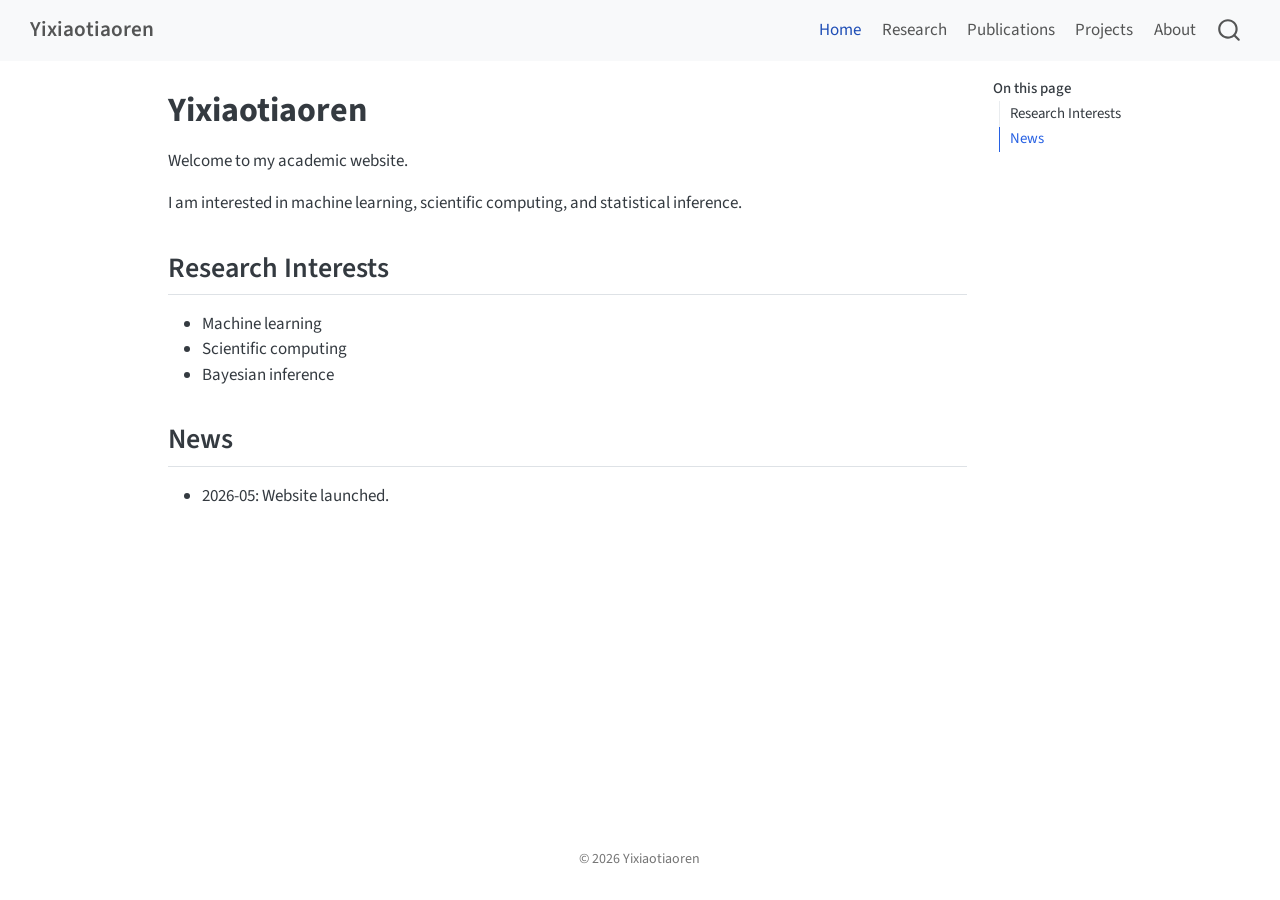
<file: index.html>
<!DOCTYPE html>
<html xmlns="http://www.w3.org/1999/xhtml" lang="en" xml:lang="en"><head>

<meta charset="utf-8">
<meta name="generator" content="quarto-1.9.37">

<meta name="viewport" content="width=device-width, initial-scale=1.0, user-scalable=yes">


<title>Yixiaotiaoren</title>
<style>
/* Default styles provided by pandoc.
** See https://pandoc.org/MANUAL.html#variables-for-html for config info.
*/
code{white-space: pre-wrap;}
span.smallcaps{font-variant: small-caps;}
div.columns{display: flex; gap: min(4vw, 1.5em);}
div.column{flex: auto; overflow-x: auto;}
div.hanging-indent{margin-left: 1.5em; text-indent: -1.5em;}
ul.task-list{list-style: none;}
ul.task-list li input[type="checkbox"] {
  width: 0.8em;
  margin: 0 0.8em 0.2em -1em; /* quarto-specific, see https://github.com/quarto-dev/quarto-cli/issues/4556 */ 
  vertical-align: middle;
}
</style>


<script src="site_libs/quarto-nav/quarto-nav.js"></script>
<script src="site_libs/quarto-nav/headroom.min.js"></script>
<script src="site_libs/clipboard/clipboard.min.js"></script>
<script src="site_libs/quarto-search/autocomplete.umd.js"></script>
<script src="site_libs/quarto-search/fuse.min.js"></script>
<script src="site_libs/quarto-search/quarto-search.js"></script>
<meta name="quarto:offset" content="./">
<script src="site_libs/quarto-html/quarto.js" type="module"></script>
<script src="site_libs/quarto-html/tabsets/tabsets.js" type="module"></script>
<script src="site_libs/quarto-html/popper.min.js"></script>
<script src="site_libs/quarto-html/tippy.umd.min.js"></script>
<script src="site_libs/quarto-html/anchor.min.js"></script>
<link href="site_libs/quarto-html/tippy.css" rel="stylesheet">
<link href="site_libs/quarto-html/quarto-syntax-highlighting-7f8f88aac4f3542376d5c11b86a4c14d.css" rel="stylesheet" id="quarto-text-highlighting-styles">
<script src="site_libs/bootstrap/bootstrap.min.js"></script>
<link href="site_libs/bootstrap/bootstrap-icons.css" rel="stylesheet">
<link href="site_libs/bootstrap/bootstrap-a0f9fd0d421825b736dc1bbcbcba2219.min.css" rel="stylesheet" append-hash="true" id="quarto-bootstrap" data-mode="light">
<script id="quarto-search-options" type="application/json">{
  "location": "navbar",
  "copy-button": false,
  "collapse-after": 3,
  "panel-placement": "end",
  "type": "overlay",
  "limit": 50,
  "keyboard-shortcut": [
    "f",
    "/",
    "s"
  ],
  "show-item-context": false,
  "language": {
    "search-no-results-text": "No results",
    "search-matching-documents-text": "matching documents",
    "search-copy-link-title": "Copy link to search",
    "search-hide-matches-text": "Hide additional matches",
    "search-more-match-text": "more match in this document",
    "search-more-matches-text": "more matches in this document",
    "search-clear-button-title": "Clear",
    "search-text-placeholder": "",
    "search-detached-cancel-button-title": "Cancel",
    "search-submit-button-title": "Submit",
    "search-label": "Search"
  }
}</script>


<link rel="stylesheet" href="styles.css">
</head>

<body class="nav-fixed quarto-light">

<div id="quarto-search-results"></div>
  <header id="quarto-header" class="headroom fixed-top">
    <nav class="navbar navbar-expand-lg " data-bs-theme="dark">
      <div class="navbar-container container-fluid">
      <div class="navbar-brand-container mx-auto">
    <a class="navbar-brand" href="./index.html">
    <span class="navbar-title">Yixiaotiaoren</span>
    </a>
  </div>
            <div id="quarto-search" class="" title="Search"></div>
          <button class="navbar-toggler" type="button" data-bs-toggle="collapse" data-bs-target="#navbarCollapse" aria-controls="navbarCollapse" role="menu" aria-expanded="false" aria-label="Toggle navigation" onclick="if (window.quartoToggleHeadroom) { window.quartoToggleHeadroom(); }">
  <span class="navbar-toggler-icon"></span>
</button>
          <div class="collapse navbar-collapse" id="navbarCollapse">
            <ul class="navbar-nav navbar-nav-scroll ms-auto">
  <li class="nav-item">
    <a class="nav-link active" href="./index.html" aria-current="page"> 
<span class="menu-text">Home</span></a>
  </li>  
  <li class="nav-item">
    <a class="nav-link" href="./research.html"> 
<span class="menu-text">Research</span></a>
  </li>  
  <li class="nav-item">
    <a class="nav-link" href="./publications.html"> 
<span class="menu-text">Publications</span></a>
  </li>  
  <li class="nav-item">
    <a class="nav-link" href="./projects.html"> 
<span class="menu-text">Projects</span></a>
  </li>  
  <li class="nav-item">
    <a class="nav-link" href="./about.html"> 
<span class="menu-text">About</span></a>
  </li>  
</ul>
          </div> <!-- /navcollapse -->
            <div class="quarto-navbar-tools">
</div>
      </div> <!-- /container-fluid -->
    </nav>
</header>
<!-- content -->
<div id="quarto-content" class="quarto-container page-columns page-rows-contents page-layout-article page-navbar">
<!-- sidebar -->
<!-- margin-sidebar -->
    <div id="quarto-margin-sidebar" class="sidebar margin-sidebar">
        <nav id="TOC" role="doc-toc" class="toc-active">
    <h2 id="toc-title">On this page</h2>
   
  <ul>
  <li><a href="#research-interests" id="toc-research-interests" class="nav-link active" data-scroll-target="#research-interests">Research Interests</a></li>
  <li><a href="#news" id="toc-news" class="nav-link" data-scroll-target="#news">News</a></li>
  </ul>
</nav>
    </div>
<!-- main -->
<main class="content" id="quarto-document-content">

<header id="title-block-header" class="quarto-title-block default">
<div class="quarto-title">
<h1 class="title">Yixiaotiaoren</h1>
</div>



<div class="quarto-title-meta">

    
  
    
  </div>
  


</header>


<p>Welcome to my academic website.</p>
<p>I am interested in machine learning, scientific computing, and statistical inference.</p>
<section id="research-interests" class="level2">
<h2 class="anchored" data-anchor-id="research-interests">Research Interests</h2>
<ul>
<li>Machine learning</li>
<li>Scientific computing</li>
<li>Bayesian inference</li>
</ul>
</section>
<section id="news" class="level2">
<h2 class="anchored" data-anchor-id="news">News</h2>
<ul>
<li>2026-05: Website launched.</li>
</ul>


</section>

</main> <!-- /main -->
<script id="quarto-html-after-body" type="application/javascript">
  window.document.addEventListener("DOMContentLoaded", function (event) {
    const icon = "";
    const anchorJS = new window.AnchorJS();
    anchorJS.options = {
      placement: 'right',
      icon: icon
    };
    anchorJS.add('.anchored');
    const isCodeAnnotation = (el) => {
      for (const clz of el.classList) {
        if (clz.startsWith('code-annotation-')) {                     
          return true;
        }
      }
      return false;
    }
    const onCopySuccess = function(e) {
      // button target
      const button = e.trigger;
      // don't keep focus
      button.blur();
      // flash "checked"
      button.classList.add('code-copy-button-checked');
      var currentTitle = button.getAttribute("title");
      button.setAttribute("title", "Copied!");
      let tooltip;
      if (window.bootstrap) {
        button.setAttribute("data-bs-toggle", "tooltip");
        button.setAttribute("data-bs-placement", "left");
        button.setAttribute("data-bs-title", "Copied!");
        tooltip = new bootstrap.Tooltip(button, 
          { trigger: "manual", 
            customClass: "code-copy-button-tooltip",
            offset: [0, -8]});
        tooltip.show();    
      }
      setTimeout(function() {
        if (tooltip) {
          tooltip.hide();
          button.removeAttribute("data-bs-title");
          button.removeAttribute("data-bs-toggle");
          button.removeAttribute("data-bs-placement");
        }
        button.setAttribute("title", currentTitle);
        button.classList.remove('code-copy-button-checked');
      }, 1000);
      // clear code selection
      e.clearSelection();
    }
    const getTextToCopy = function(trigger) {
      const outerScaffold = trigger.parentElement.cloneNode(true);
      const codeEl = outerScaffold.querySelector('code');
      for (const childEl of codeEl.children) {
        if (isCodeAnnotation(childEl)) {
          childEl.remove();
        }
      }
      return codeEl.innerText;
    }
    const clipboard = new window.ClipboardJS('.code-copy-button:not([data-in-quarto-modal])', {
      text: getTextToCopy
    });
    clipboard.on('success', onCopySuccess);
    if (window.document.getElementById('quarto-embedded-source-code-modal')) {
      const clipboardModal = new window.ClipboardJS('.code-copy-button[data-in-quarto-modal]', {
        text: getTextToCopy,
        container: window.document.getElementById('quarto-embedded-source-code-modal')
      });
      clipboardModal.on('success', onCopySuccess);
    }
      var localhostRegex = new RegExp(/^(?:http|https):\/\/localhost\:?[0-9]*\//);
      var mailtoRegex = new RegExp(/^mailto:/);
        var filterRegex = new RegExp('/' + window.location.host + '/');
      var isInternal = (href) => {
          return filterRegex.test(href) || localhostRegex.test(href) || mailtoRegex.test(href);
      }
      // Inspect non-navigation links and adorn them if external
     var links = window.document.querySelectorAll('a[href]:not(.nav-link):not(.navbar-brand):not(.toc-action):not(.sidebar-link):not(.sidebar-item-toggle):not(.pagination-link):not(.no-external):not([aria-hidden]):not(.dropdown-item):not(.quarto-navigation-tool):not(.about-link)');
      for (var i=0; i<links.length; i++) {
        const link = links[i];
        if (!isInternal(link.href)) {
          // undo the damage that might have been done by quarto-nav.js in the case of
          // links that we want to consider external
          if (link.dataset.originalHref !== undefined) {
            link.href = link.dataset.originalHref;
          }
        }
      }
    function tippyHover(el, contentFn, onTriggerFn, onUntriggerFn) {
      const config = {
        allowHTML: true,
        maxWidth: 500,
        delay: 100,
        arrow: false,
        appendTo: function(el) {
            return el.parentElement;
        },
        interactive: true,
        interactiveBorder: 10,
        theme: 'quarto',
        placement: 'bottom-start',
      };
      if (contentFn) {
        config.content = contentFn;
      }
      if (onTriggerFn) {
        config.onTrigger = onTriggerFn;
      }
      if (onUntriggerFn) {
        config.onUntrigger = onUntriggerFn;
      }
      window.tippy(el, config); 
    }
    const noterefs = window.document.querySelectorAll('a[role="doc-noteref"]');
    for (var i=0; i<noterefs.length; i++) {
      const ref = noterefs[i];
      tippyHover(ref, function() {
        // use id or data attribute instead here
        let href = ref.getAttribute('data-footnote-href') || ref.getAttribute('href');
        try { href = new URL(href).hash; } catch {}
        const id = href.replace(/^#\/?/, "");
        const note = window.document.getElementById(id);
        if (note) {
          return note.innerHTML;
        } else {
          return "";
        }
      });
    }
    const xrefs = window.document.querySelectorAll('a.quarto-xref');
    const processXRef = (id, note) => {
      // Strip column container classes
      const stripColumnClz = (el) => {
        el.classList.remove("page-full", "page-columns");
        if (el.children) {
          for (const child of el.children) {
            stripColumnClz(child);
          }
        }
      }
      stripColumnClz(note)
      if (id === null || id.startsWith('sec-')) {
        // Special case sections, only their first couple elements
        const container = document.createElement("div");
        if (note.children && note.children.length > 2) {
          container.appendChild(note.children[0].cloneNode(true));
          for (let i = 1; i < note.children.length; i++) {
            const child = note.children[i];
            if (child.tagName === "P" && child.innerText === "") {
              continue;
            } else {
              container.appendChild(child.cloneNode(true));
              break;
            }
          }
          if (window.Quarto?.typesetMath) {
            window.Quarto.typesetMath(container);
          }
          return container.innerHTML
        } else {
          if (window.Quarto?.typesetMath) {
            window.Quarto.typesetMath(note);
          }
          return note.innerHTML;
        }
      } else {
        // Remove any anchor links if they are present
        const anchorLink = note.querySelector('a.anchorjs-link');
        if (anchorLink) {
          anchorLink.remove();
        }
        if (window.Quarto?.typesetMath) {
          window.Quarto.typesetMath(note);
        }
        if (note.classList.contains("callout")) {
          return note.outerHTML;
        } else {
          return note.innerHTML;
        }
      }
    }
    for (var i=0; i<xrefs.length; i++) {
      const xref = xrefs[i];
      tippyHover(xref, undefined, function(instance) {
        instance.disable();
        let url = xref.getAttribute('href');
        let hash = undefined; 
        if (url.startsWith('#')) {
          hash = url;
        } else {
          try { hash = new URL(url).hash; } catch {}
        }
        if (hash) {
          const id = hash.replace(/^#\/?/, "");
          const note = window.document.getElementById(id);
          if (note !== null) {
            try {
              const html = processXRef(id, note.cloneNode(true));
              instance.setContent(html);
            } finally {
              instance.enable();
              instance.show();
            }
          } else {
            // See if we can fetch this
            fetch(url.split('#')[0])
            .then(res => res.text())
            .then(html => {
              const parser = new DOMParser();
              const htmlDoc = parser.parseFromString(html, "text/html");
              const note = htmlDoc.getElementById(id);
              if (note !== null) {
                const html = processXRef(id, note);
                instance.setContent(html);
              } 
            }).finally(() => {
              instance.enable();
              instance.show();
            });
          }
        } else {
          // See if we can fetch a full url (with no hash to target)
          // This is a special case and we should probably do some content thinning / targeting
          fetch(url)
          .then(res => res.text())
          .then(html => {
            const parser = new DOMParser();
            const htmlDoc = parser.parseFromString(html, "text/html");
            const note = htmlDoc.querySelector('main.content');
            if (note !== null) {
              // This should only happen for chapter cross references
              // (since there is no id in the URL)
              // remove the first header
              if (note.children.length > 0 && note.children[0].tagName === "HEADER") {
                note.children[0].remove();
              }
              const html = processXRef(null, note);
              instance.setContent(html);
            } 
          }).finally(() => {
            instance.enable();
            instance.show();
          });
        }
      }, function(instance) {
      });
    }
        let selectedAnnoteEl;
        const selectorForAnnotation = ( cell, annotation) => {
          let cellAttr = 'data-code-cell="' + cell + '"';
          let lineAttr = 'data-code-annotation="' +  annotation + '"';
          const selector = 'span[' + cellAttr + '][' + lineAttr + ']';
          return selector;
        }
        const selectCodeLines = (annoteEl) => {
          const doc = window.document;
          const targetCell = annoteEl.getAttribute("data-target-cell");
          const targetAnnotation = annoteEl.getAttribute("data-target-annotation");
          const annoteSpan = window.document.querySelector(selectorForAnnotation(targetCell, targetAnnotation));
          const lines = annoteSpan.getAttribute("data-code-lines").split(",");
          const lineIds = lines.map((line) => {
            return targetCell + "-" + line;
          })
          let top = null;
          let height = null;
          let parent = null;
          if (lineIds.length > 0) {
              //compute the position of the single el (top and bottom and make a div)
              const el = window.document.getElementById(lineIds[0]);
              top = el.offsetTop;
              height = el.offsetHeight;
              parent = el.parentElement.parentElement;
            if (lineIds.length > 1) {
              const lastEl = window.document.getElementById(lineIds[lineIds.length - 1]);
              const bottom = lastEl.offsetTop + lastEl.offsetHeight;
              height = bottom - top;
            }
            if (top !== null && height !== null && parent !== null) {
              // cook up a div (if necessary) and position it 
              let div = window.document.getElementById("code-annotation-line-highlight");
              if (div === null) {
                div = window.document.createElement("div");
                div.setAttribute("id", "code-annotation-line-highlight");
                div.style.position = 'absolute';
                parent.appendChild(div);
              }
              div.style.top = top - 2 + "px";
              div.style.height = height + 4 + "px";
              div.style.left = 0;
              let gutterDiv = window.document.getElementById("code-annotation-line-highlight-gutter");
              if (gutterDiv === null) {
                gutterDiv = window.document.createElement("div");
                gutterDiv.setAttribute("id", "code-annotation-line-highlight-gutter");
                gutterDiv.style.position = 'absolute';
                const codeCell = window.document.getElementById(targetCell);
                const gutter = codeCell.querySelector('.code-annotation-gutter');
                gutter.appendChild(gutterDiv);
              }
              gutterDiv.style.top = top - 2 + "px";
              gutterDiv.style.height = height + 4 + "px";
            }
            selectedAnnoteEl = annoteEl;
          }
        };
        const unselectCodeLines = () => {
          const elementsIds = ["code-annotation-line-highlight", "code-annotation-line-highlight-gutter"];
          elementsIds.forEach((elId) => {
            const div = window.document.getElementById(elId);
            if (div) {
              div.remove();
            }
          });
          selectedAnnoteEl = undefined;
        };
          // Handle positioning of the toggle
      window.addEventListener(
        "resize",
        throttle(() => {
          elRect = undefined;
          if (selectedAnnoteEl) {
            selectCodeLines(selectedAnnoteEl);
          }
        }, 10)
      );
      function throttle(fn, ms) {
      let throttle = false;
      let timer;
        return (...args) => {
          if(!throttle) { // first call gets through
              fn.apply(this, args);
              throttle = true;
          } else { // all the others get throttled
              if(timer) clearTimeout(timer); // cancel #2
              timer = setTimeout(() => {
                fn.apply(this, args);
                timer = throttle = false;
              }, ms);
          }
        };
      }
        // Attach click handler to the DT
        const annoteDls = window.document.querySelectorAll('dt[data-target-cell]');
        for (const annoteDlNode of annoteDls) {
          annoteDlNode.addEventListener('click', (event) => {
            const clickedEl = event.target;
            if (clickedEl !== selectedAnnoteEl) {
              unselectCodeLines();
              const activeEl = window.document.querySelector('dt[data-target-cell].code-annotation-active');
              if (activeEl) {
                activeEl.classList.remove('code-annotation-active');
              }
              selectCodeLines(clickedEl);
              clickedEl.classList.add('code-annotation-active');
            } else {
              // Unselect the line
              unselectCodeLines();
              clickedEl.classList.remove('code-annotation-active');
            }
          });
        }
    const findCites = (el) => {
      const parentEl = el.parentElement;
      if (parentEl) {
        const cites = parentEl.dataset.cites;
        if (cites) {
          return {
            el,
            cites: cites.split(' ')
          };
        } else {
          return findCites(el.parentElement)
        }
      } else {
        return undefined;
      }
    };
    var bibliorefs = window.document.querySelectorAll('a[role="doc-biblioref"]');
    for (var i=0; i<bibliorefs.length; i++) {
      const ref = bibliorefs[i];
      const citeInfo = findCites(ref);
      if (citeInfo) {
        tippyHover(citeInfo.el, function() {
          var popup = window.document.createElement('div');
          citeInfo.cites.forEach(function(cite) {
            var citeDiv = window.document.createElement('div');
            citeDiv.classList.add('hanging-indent');
            citeDiv.classList.add('csl-entry');
            var biblioDiv = window.document.getElementById('ref-' + cite);
            if (biblioDiv) {
              citeDiv.innerHTML = biblioDiv.innerHTML;
            }
            popup.appendChild(citeDiv);
          });
          return popup.innerHTML;
        });
      }
    }
  });
  </script>
</div> <!-- /content -->
<footer class="footer">
  <div class="nav-footer">
    <div class="nav-footer-left">
      &nbsp;
    </div>   
    <div class="nav-footer-center">
<p>© 2026 Yixiaotiaoren</p>
</div>
    <div class="nav-footer-right">
      &nbsp;
    </div>
  </div>
</footer>




</body></html>
</file>
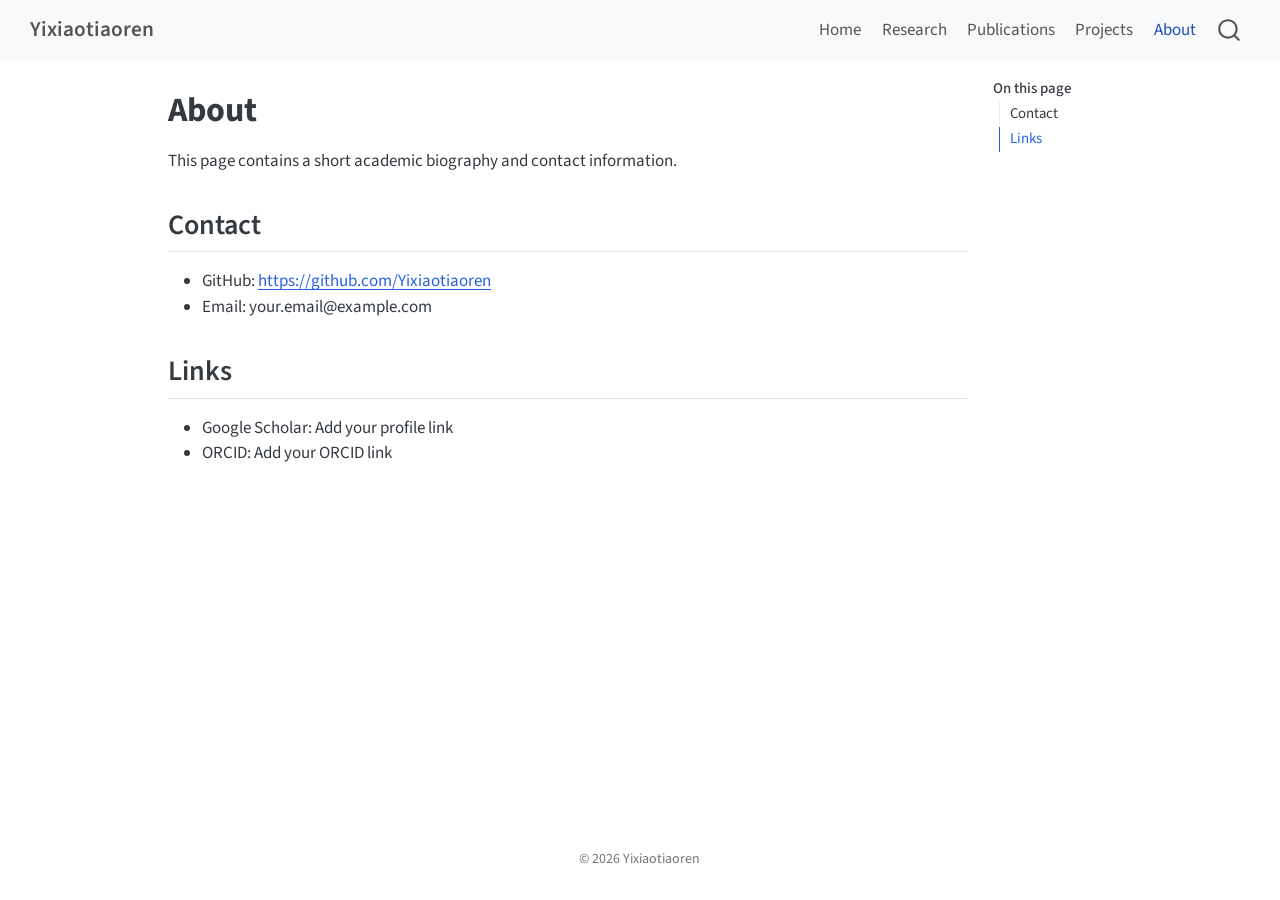
<file: about.html>
<!DOCTYPE html>
<html xmlns="http://www.w3.org/1999/xhtml" lang="en" xml:lang="en"><head>

<meta charset="utf-8">
<meta name="generator" content="quarto-1.9.37">

<meta name="viewport" content="width=device-width, initial-scale=1.0, user-scalable=yes">


<title>About – Yixiaotiaoren</title>
<style>
/* Default styles provided by pandoc.
** See https://pandoc.org/MANUAL.html#variables-for-html for config info.
*/
code{white-space: pre-wrap;}
span.smallcaps{font-variant: small-caps;}
div.columns{display: flex; gap: min(4vw, 1.5em);}
div.column{flex: auto; overflow-x: auto;}
div.hanging-indent{margin-left: 1.5em; text-indent: -1.5em;}
ul.task-list{list-style: none;}
ul.task-list li input[type="checkbox"] {
  width: 0.8em;
  margin: 0 0.8em 0.2em -1em; /* quarto-specific, see https://github.com/quarto-dev/quarto-cli/issues/4556 */ 
  vertical-align: middle;
}
</style>


<script src="site_libs/quarto-nav/quarto-nav.js"></script>
<script src="site_libs/quarto-nav/headroom.min.js"></script>
<script src="site_libs/clipboard/clipboard.min.js"></script>
<script src="site_libs/quarto-search/autocomplete.umd.js"></script>
<script src="site_libs/quarto-search/fuse.min.js"></script>
<script src="site_libs/quarto-search/quarto-search.js"></script>
<meta name="quarto:offset" content="./">
<script src="site_libs/quarto-html/quarto.js" type="module"></script>
<script src="site_libs/quarto-html/tabsets/tabsets.js" type="module"></script>
<script src="site_libs/quarto-html/popper.min.js"></script>
<script src="site_libs/quarto-html/tippy.umd.min.js"></script>
<script src="site_libs/quarto-html/anchor.min.js"></script>
<link href="site_libs/quarto-html/tippy.css" rel="stylesheet">
<link href="site_libs/quarto-html/quarto-syntax-highlighting-7f8f88aac4f3542376d5c11b86a4c14d.css" rel="stylesheet" id="quarto-text-highlighting-styles">
<script src="site_libs/bootstrap/bootstrap.min.js"></script>
<link href="site_libs/bootstrap/bootstrap-icons.css" rel="stylesheet">
<link href="site_libs/bootstrap/bootstrap-a0f9fd0d421825b736dc1bbcbcba2219.min.css" rel="stylesheet" append-hash="true" id="quarto-bootstrap" data-mode="light">
<script id="quarto-search-options" type="application/json">{
  "location": "navbar",
  "copy-button": false,
  "collapse-after": 3,
  "panel-placement": "end",
  "type": "overlay",
  "limit": 50,
  "keyboard-shortcut": [
    "f",
    "/",
    "s"
  ],
  "show-item-context": false,
  "language": {
    "search-no-results-text": "No results",
    "search-matching-documents-text": "matching documents",
    "search-copy-link-title": "Copy link to search",
    "search-hide-matches-text": "Hide additional matches",
    "search-more-match-text": "more match in this document",
    "search-more-matches-text": "more matches in this document",
    "search-clear-button-title": "Clear",
    "search-text-placeholder": "",
    "search-detached-cancel-button-title": "Cancel",
    "search-submit-button-title": "Submit",
    "search-label": "Search"
  }
}</script>


<link rel="stylesheet" href="styles.css">
</head>

<body class="nav-fixed quarto-light">

<div id="quarto-search-results"></div>
  <header id="quarto-header" class="headroom fixed-top">
    <nav class="navbar navbar-expand-lg " data-bs-theme="dark">
      <div class="navbar-container container-fluid">
      <div class="navbar-brand-container mx-auto">
    <a class="navbar-brand" href="./index.html">
    <span class="navbar-title">Yixiaotiaoren</span>
    </a>
  </div>
            <div id="quarto-search" class="" title="Search"></div>
          <button class="navbar-toggler" type="button" data-bs-toggle="collapse" data-bs-target="#navbarCollapse" aria-controls="navbarCollapse" role="menu" aria-expanded="false" aria-label="Toggle navigation" onclick="if (window.quartoToggleHeadroom) { window.quartoToggleHeadroom(); }">
  <span class="navbar-toggler-icon"></span>
</button>
          <div class="collapse navbar-collapse" id="navbarCollapse">
            <ul class="navbar-nav navbar-nav-scroll ms-auto">
  <li class="nav-item">
    <a class="nav-link" href="./index.html"> 
<span class="menu-text">Home</span></a>
  </li>  
  <li class="nav-item">
    <a class="nav-link" href="./research.html"> 
<span class="menu-text">Research</span></a>
  </li>  
  <li class="nav-item">
    <a class="nav-link" href="./publications.html"> 
<span class="menu-text">Publications</span></a>
  </li>  
  <li class="nav-item">
    <a class="nav-link" href="./projects.html"> 
<span class="menu-text">Projects</span></a>
  </li>  
  <li class="nav-item">
    <a class="nav-link active" href="./about.html" aria-current="page"> 
<span class="menu-text">About</span></a>
  </li>  
</ul>
          </div> <!-- /navcollapse -->
            <div class="quarto-navbar-tools">
</div>
      </div> <!-- /container-fluid -->
    </nav>
</header>
<!-- content -->
<div id="quarto-content" class="quarto-container page-columns page-rows-contents page-layout-article page-navbar">
<!-- sidebar -->
<!-- margin-sidebar -->
    <div id="quarto-margin-sidebar" class="sidebar margin-sidebar">
        <nav id="TOC" role="doc-toc" class="toc-active">
    <h2 id="toc-title">On this page</h2>
   
  <ul>
  <li><a href="#contact" id="toc-contact" class="nav-link active" data-scroll-target="#contact">Contact</a></li>
  <li><a href="#links" id="toc-links" class="nav-link" data-scroll-target="#links">Links</a></li>
  </ul>
</nav>
    </div>
<!-- main -->
<main class="content" id="quarto-document-content">

<header id="title-block-header" class="quarto-title-block default">
<div class="quarto-title">
<h1 class="title">About</h1>
</div>



<div class="quarto-title-meta">

    
  
    
  </div>
  


</header>


<p>This page contains a short academic biography and contact information.</p>
<section id="contact" class="level2">
<h2 class="anchored" data-anchor-id="contact">Contact</h2>
<ul>
<li>GitHub: <a href="https://github.com/Yixiaotiaoren" class="uri">https://github.com/Yixiaotiaoren</a></li>
<li>Email: your.email@example.com</li>
</ul>
</section>
<section id="links" class="level2">
<h2 class="anchored" data-anchor-id="links">Links</h2>
<ul>
<li>Google Scholar: Add your profile link</li>
<li>ORCID: Add your ORCID link</li>
</ul>


</section>

</main> <!-- /main -->
<script id="quarto-html-after-body" type="application/javascript">
  window.document.addEventListener("DOMContentLoaded", function (event) {
    const icon = "";
    const anchorJS = new window.AnchorJS();
    anchorJS.options = {
      placement: 'right',
      icon: icon
    };
    anchorJS.add('.anchored');
    const isCodeAnnotation = (el) => {
      for (const clz of el.classList) {
        if (clz.startsWith('code-annotation-')) {                     
          return true;
        }
      }
      return false;
    }
    const onCopySuccess = function(e) {
      // button target
      const button = e.trigger;
      // don't keep focus
      button.blur();
      // flash "checked"
      button.classList.add('code-copy-button-checked');
      var currentTitle = button.getAttribute("title");
      button.setAttribute("title", "Copied!");
      let tooltip;
      if (window.bootstrap) {
        button.setAttribute("data-bs-toggle", "tooltip");
        button.setAttribute("data-bs-placement", "left");
        button.setAttribute("data-bs-title", "Copied!");
        tooltip = new bootstrap.Tooltip(button, 
          { trigger: "manual", 
            customClass: "code-copy-button-tooltip",
            offset: [0, -8]});
        tooltip.show();    
      }
      setTimeout(function() {
        if (tooltip) {
          tooltip.hide();
          button.removeAttribute("data-bs-title");
          button.removeAttribute("data-bs-toggle");
          button.removeAttribute("data-bs-placement");
        }
        button.setAttribute("title", currentTitle);
        button.classList.remove('code-copy-button-checked');
      }, 1000);
      // clear code selection
      e.clearSelection();
    }
    const getTextToCopy = function(trigger) {
      const outerScaffold = trigger.parentElement.cloneNode(true);
      const codeEl = outerScaffold.querySelector('code');
      for (const childEl of codeEl.children) {
        if (isCodeAnnotation(childEl)) {
          childEl.remove();
        }
      }
      return codeEl.innerText;
    }
    const clipboard = new window.ClipboardJS('.code-copy-button:not([data-in-quarto-modal])', {
      text: getTextToCopy
    });
    clipboard.on('success', onCopySuccess);
    if (window.document.getElementById('quarto-embedded-source-code-modal')) {
      const clipboardModal = new window.ClipboardJS('.code-copy-button[data-in-quarto-modal]', {
        text: getTextToCopy,
        container: window.document.getElementById('quarto-embedded-source-code-modal')
      });
      clipboardModal.on('success', onCopySuccess);
    }
      var localhostRegex = new RegExp(/^(?:http|https):\/\/localhost\:?[0-9]*\//);
      var mailtoRegex = new RegExp(/^mailto:/);
        var filterRegex = new RegExp('/' + window.location.host + '/');
      var isInternal = (href) => {
          return filterRegex.test(href) || localhostRegex.test(href) || mailtoRegex.test(href);
      }
      // Inspect non-navigation links and adorn them if external
     var links = window.document.querySelectorAll('a[href]:not(.nav-link):not(.navbar-brand):not(.toc-action):not(.sidebar-link):not(.sidebar-item-toggle):not(.pagination-link):not(.no-external):not([aria-hidden]):not(.dropdown-item):not(.quarto-navigation-tool):not(.about-link)');
      for (var i=0; i<links.length; i++) {
        const link = links[i];
        if (!isInternal(link.href)) {
          // undo the damage that might have been done by quarto-nav.js in the case of
          // links that we want to consider external
          if (link.dataset.originalHref !== undefined) {
            link.href = link.dataset.originalHref;
          }
        }
      }
    function tippyHover(el, contentFn, onTriggerFn, onUntriggerFn) {
      const config = {
        allowHTML: true,
        maxWidth: 500,
        delay: 100,
        arrow: false,
        appendTo: function(el) {
            return el.parentElement;
        },
        interactive: true,
        interactiveBorder: 10,
        theme: 'quarto',
        placement: 'bottom-start',
      };
      if (contentFn) {
        config.content = contentFn;
      }
      if (onTriggerFn) {
        config.onTrigger = onTriggerFn;
      }
      if (onUntriggerFn) {
        config.onUntrigger = onUntriggerFn;
      }
      window.tippy(el, config); 
    }
    const noterefs = window.document.querySelectorAll('a[role="doc-noteref"]');
    for (var i=0; i<noterefs.length; i++) {
      const ref = noterefs[i];
      tippyHover(ref, function() {
        // use id or data attribute instead here
        let href = ref.getAttribute('data-footnote-href') || ref.getAttribute('href');
        try { href = new URL(href).hash; } catch {}
        const id = href.replace(/^#\/?/, "");
        const note = window.document.getElementById(id);
        if (note) {
          return note.innerHTML;
        } else {
          return "";
        }
      });
    }
    const xrefs = window.document.querySelectorAll('a.quarto-xref');
    const processXRef = (id, note) => {
      // Strip column container classes
      const stripColumnClz = (el) => {
        el.classList.remove("page-full", "page-columns");
        if (el.children) {
          for (const child of el.children) {
            stripColumnClz(child);
          }
        }
      }
      stripColumnClz(note)
      if (id === null || id.startsWith('sec-')) {
        // Special case sections, only their first couple elements
        const container = document.createElement("div");
        if (note.children && note.children.length > 2) {
          container.appendChild(note.children[0].cloneNode(true));
          for (let i = 1; i < note.children.length; i++) {
            const child = note.children[i];
            if (child.tagName === "P" && child.innerText === "") {
              continue;
            } else {
              container.appendChild(child.cloneNode(true));
              break;
            }
          }
          if (window.Quarto?.typesetMath) {
            window.Quarto.typesetMath(container);
          }
          return container.innerHTML
        } else {
          if (window.Quarto?.typesetMath) {
            window.Quarto.typesetMath(note);
          }
          return note.innerHTML;
        }
      } else {
        // Remove any anchor links if they are present
        const anchorLink = note.querySelector('a.anchorjs-link');
        if (anchorLink) {
          anchorLink.remove();
        }
        if (window.Quarto?.typesetMath) {
          window.Quarto.typesetMath(note);
        }
        if (note.classList.contains("callout")) {
          return note.outerHTML;
        } else {
          return note.innerHTML;
        }
      }
    }
    for (var i=0; i<xrefs.length; i++) {
      const xref = xrefs[i];
      tippyHover(xref, undefined, function(instance) {
        instance.disable();
        let url = xref.getAttribute('href');
        let hash = undefined; 
        if (url.startsWith('#')) {
          hash = url;
        } else {
          try { hash = new URL(url).hash; } catch {}
        }
        if (hash) {
          const id = hash.replace(/^#\/?/, "");
          const note = window.document.getElementById(id);
          if (note !== null) {
            try {
              const html = processXRef(id, note.cloneNode(true));
              instance.setContent(html);
            } finally {
              instance.enable();
              instance.show();
            }
          } else {
            // See if we can fetch this
            fetch(url.split('#')[0])
            .then(res => res.text())
            .then(html => {
              const parser = new DOMParser();
              const htmlDoc = parser.parseFromString(html, "text/html");
              const note = htmlDoc.getElementById(id);
              if (note !== null) {
                const html = processXRef(id, note);
                instance.setContent(html);
              } 
            }).finally(() => {
              instance.enable();
              instance.show();
            });
          }
        } else {
          // See if we can fetch a full url (with no hash to target)
          // This is a special case and we should probably do some content thinning / targeting
          fetch(url)
          .then(res => res.text())
          .then(html => {
            const parser = new DOMParser();
            const htmlDoc = parser.parseFromString(html, "text/html");
            const note = htmlDoc.querySelector('main.content');
            if (note !== null) {
              // This should only happen for chapter cross references
              // (since there is no id in the URL)
              // remove the first header
              if (note.children.length > 0 && note.children[0].tagName === "HEADER") {
                note.children[0].remove();
              }
              const html = processXRef(null, note);
              instance.setContent(html);
            } 
          }).finally(() => {
            instance.enable();
            instance.show();
          });
        }
      }, function(instance) {
      });
    }
        let selectedAnnoteEl;
        const selectorForAnnotation = ( cell, annotation) => {
          let cellAttr = 'data-code-cell="' + cell + '"';
          let lineAttr = 'data-code-annotation="' +  annotation + '"';
          const selector = 'span[' + cellAttr + '][' + lineAttr + ']';
          return selector;
        }
        const selectCodeLines = (annoteEl) => {
          const doc = window.document;
          const targetCell = annoteEl.getAttribute("data-target-cell");
          const targetAnnotation = annoteEl.getAttribute("data-target-annotation");
          const annoteSpan = window.document.querySelector(selectorForAnnotation(targetCell, targetAnnotation));
          const lines = annoteSpan.getAttribute("data-code-lines").split(",");
          const lineIds = lines.map((line) => {
            return targetCell + "-" + line;
          })
          let top = null;
          let height = null;
          let parent = null;
          if (lineIds.length > 0) {
              //compute the position of the single el (top and bottom and make a div)
              const el = window.document.getElementById(lineIds[0]);
              top = el.offsetTop;
              height = el.offsetHeight;
              parent = el.parentElement.parentElement;
            if (lineIds.length > 1) {
              const lastEl = window.document.getElementById(lineIds[lineIds.length - 1]);
              const bottom = lastEl.offsetTop + lastEl.offsetHeight;
              height = bottom - top;
            }
            if (top !== null && height !== null && parent !== null) {
              // cook up a div (if necessary) and position it 
              let div = window.document.getElementById("code-annotation-line-highlight");
              if (div === null) {
                div = window.document.createElement("div");
                div.setAttribute("id", "code-annotation-line-highlight");
                div.style.position = 'absolute';
                parent.appendChild(div);
              }
              div.style.top = top - 2 + "px";
              div.style.height = height + 4 + "px";
              div.style.left = 0;
              let gutterDiv = window.document.getElementById("code-annotation-line-highlight-gutter");
              if (gutterDiv === null) {
                gutterDiv = window.document.createElement("div");
                gutterDiv.setAttribute("id", "code-annotation-line-highlight-gutter");
                gutterDiv.style.position = 'absolute';
                const codeCell = window.document.getElementById(targetCell);
                const gutter = codeCell.querySelector('.code-annotation-gutter');
                gutter.appendChild(gutterDiv);
              }
              gutterDiv.style.top = top - 2 + "px";
              gutterDiv.style.height = height + 4 + "px";
            }
            selectedAnnoteEl = annoteEl;
          }
        };
        const unselectCodeLines = () => {
          const elementsIds = ["code-annotation-line-highlight", "code-annotation-line-highlight-gutter"];
          elementsIds.forEach((elId) => {
            const div = window.document.getElementById(elId);
            if (div) {
              div.remove();
            }
          });
          selectedAnnoteEl = undefined;
        };
          // Handle positioning of the toggle
      window.addEventListener(
        "resize",
        throttle(() => {
          elRect = undefined;
          if (selectedAnnoteEl) {
            selectCodeLines(selectedAnnoteEl);
          }
        }, 10)
      );
      function throttle(fn, ms) {
      let throttle = false;
      let timer;
        return (...args) => {
          if(!throttle) { // first call gets through
              fn.apply(this, args);
              throttle = true;
          } else { // all the others get throttled
              if(timer) clearTimeout(timer); // cancel #2
              timer = setTimeout(() => {
                fn.apply(this, args);
                timer = throttle = false;
              }, ms);
          }
        };
      }
        // Attach click handler to the DT
        const annoteDls = window.document.querySelectorAll('dt[data-target-cell]');
        for (const annoteDlNode of annoteDls) {
          annoteDlNode.addEventListener('click', (event) => {
            const clickedEl = event.target;
            if (clickedEl !== selectedAnnoteEl) {
              unselectCodeLines();
              const activeEl = window.document.querySelector('dt[data-target-cell].code-annotation-active');
              if (activeEl) {
                activeEl.classList.remove('code-annotation-active');
              }
              selectCodeLines(clickedEl);
              clickedEl.classList.add('code-annotation-active');
            } else {
              // Unselect the line
              unselectCodeLines();
              clickedEl.classList.remove('code-annotation-active');
            }
          });
        }
    const findCites = (el) => {
      const parentEl = el.parentElement;
      if (parentEl) {
        const cites = parentEl.dataset.cites;
        if (cites) {
          return {
            el,
            cites: cites.split(' ')
          };
        } else {
          return findCites(el.parentElement)
        }
      } else {
        return undefined;
      }
    };
    var bibliorefs = window.document.querySelectorAll('a[role="doc-biblioref"]');
    for (var i=0; i<bibliorefs.length; i++) {
      const ref = bibliorefs[i];
      const citeInfo = findCites(ref);
      if (citeInfo) {
        tippyHover(citeInfo.el, function() {
          var popup = window.document.createElement('div');
          citeInfo.cites.forEach(function(cite) {
            var citeDiv = window.document.createElement('div');
            citeDiv.classList.add('hanging-indent');
            citeDiv.classList.add('csl-entry');
            var biblioDiv = window.document.getElementById('ref-' + cite);
            if (biblioDiv) {
              citeDiv.innerHTML = biblioDiv.innerHTML;
            }
            popup.appendChild(citeDiv);
          });
          return popup.innerHTML;
        });
      }
    }
  });
  </script>
</div> <!-- /content -->
<footer class="footer">
  <div class="nav-footer">
    <div class="nav-footer-left">
      &nbsp;
    </div>   
    <div class="nav-footer-center">
<p>© 2026 Yixiaotiaoren</p>
</div>
    <div class="nav-footer-right">
      &nbsp;
    </div>
  </div>
</footer>




</body></html>
</file>
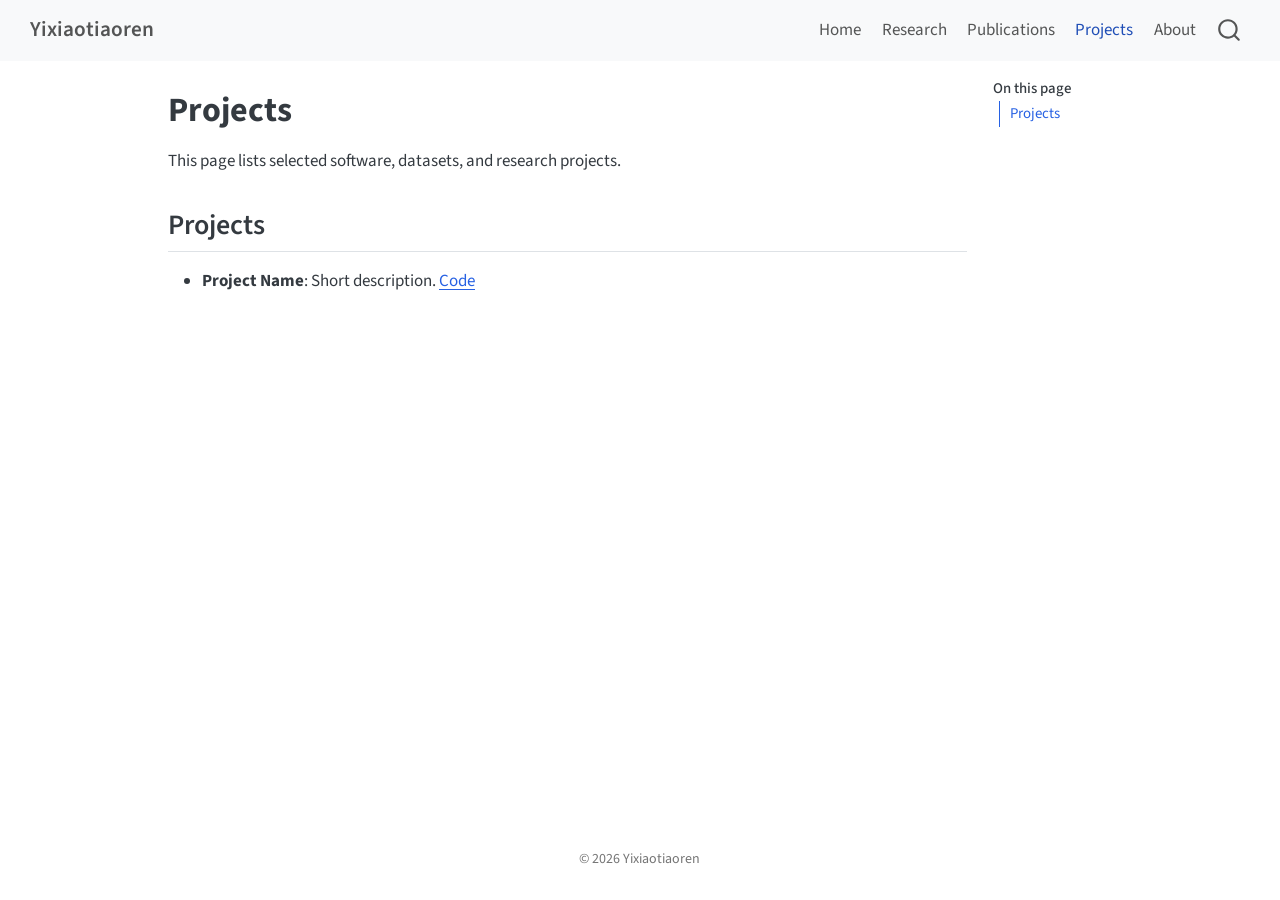
<file: projects.html>
<!DOCTYPE html>
<html xmlns="http://www.w3.org/1999/xhtml" lang="en" xml:lang="en"><head>

<meta charset="utf-8">
<meta name="generator" content="quarto-1.9.37">

<meta name="viewport" content="width=device-width, initial-scale=1.0, user-scalable=yes">


<title>Projects – Yixiaotiaoren</title>
<style>
/* Default styles provided by pandoc.
** See https://pandoc.org/MANUAL.html#variables-for-html for config info.
*/
code{white-space: pre-wrap;}
span.smallcaps{font-variant: small-caps;}
div.columns{display: flex; gap: min(4vw, 1.5em);}
div.column{flex: auto; overflow-x: auto;}
div.hanging-indent{margin-left: 1.5em; text-indent: -1.5em;}
ul.task-list{list-style: none;}
ul.task-list li input[type="checkbox"] {
  width: 0.8em;
  margin: 0 0.8em 0.2em -1em; /* quarto-specific, see https://github.com/quarto-dev/quarto-cli/issues/4556 */ 
  vertical-align: middle;
}
</style>


<script src="site_libs/quarto-nav/quarto-nav.js"></script>
<script src="site_libs/quarto-nav/headroom.min.js"></script>
<script src="site_libs/clipboard/clipboard.min.js"></script>
<script src="site_libs/quarto-search/autocomplete.umd.js"></script>
<script src="site_libs/quarto-search/fuse.min.js"></script>
<script src="site_libs/quarto-search/quarto-search.js"></script>
<meta name="quarto:offset" content="./">
<script src="site_libs/quarto-html/quarto.js" type="module"></script>
<script src="site_libs/quarto-html/tabsets/tabsets.js" type="module"></script>
<script src="site_libs/quarto-html/popper.min.js"></script>
<script src="site_libs/quarto-html/tippy.umd.min.js"></script>
<script src="site_libs/quarto-html/anchor.min.js"></script>
<link href="site_libs/quarto-html/tippy.css" rel="stylesheet">
<link href="site_libs/quarto-html/quarto-syntax-highlighting-7f8f88aac4f3542376d5c11b86a4c14d.css" rel="stylesheet" id="quarto-text-highlighting-styles">
<script src="site_libs/bootstrap/bootstrap.min.js"></script>
<link href="site_libs/bootstrap/bootstrap-icons.css" rel="stylesheet">
<link href="site_libs/bootstrap/bootstrap-a0f9fd0d421825b736dc1bbcbcba2219.min.css" rel="stylesheet" append-hash="true" id="quarto-bootstrap" data-mode="light">
<script id="quarto-search-options" type="application/json">{
  "location": "navbar",
  "copy-button": false,
  "collapse-after": 3,
  "panel-placement": "end",
  "type": "overlay",
  "limit": 50,
  "keyboard-shortcut": [
    "f",
    "/",
    "s"
  ],
  "show-item-context": false,
  "language": {
    "search-no-results-text": "No results",
    "search-matching-documents-text": "matching documents",
    "search-copy-link-title": "Copy link to search",
    "search-hide-matches-text": "Hide additional matches",
    "search-more-match-text": "more match in this document",
    "search-more-matches-text": "more matches in this document",
    "search-clear-button-title": "Clear",
    "search-text-placeholder": "",
    "search-detached-cancel-button-title": "Cancel",
    "search-submit-button-title": "Submit",
    "search-label": "Search"
  }
}</script>


<link rel="stylesheet" href="styles.css">
</head>

<body class="nav-fixed quarto-light">

<div id="quarto-search-results"></div>
  <header id="quarto-header" class="headroom fixed-top">
    <nav class="navbar navbar-expand-lg " data-bs-theme="dark">
      <div class="navbar-container container-fluid">
      <div class="navbar-brand-container mx-auto">
    <a class="navbar-brand" href="./index.html">
    <span class="navbar-title">Yixiaotiaoren</span>
    </a>
  </div>
            <div id="quarto-search" class="" title="Search"></div>
          <button class="navbar-toggler" type="button" data-bs-toggle="collapse" data-bs-target="#navbarCollapse" aria-controls="navbarCollapse" role="menu" aria-expanded="false" aria-label="Toggle navigation" onclick="if (window.quartoToggleHeadroom) { window.quartoToggleHeadroom(); }">
  <span class="navbar-toggler-icon"></span>
</button>
          <div class="collapse navbar-collapse" id="navbarCollapse">
            <ul class="navbar-nav navbar-nav-scroll ms-auto">
  <li class="nav-item">
    <a class="nav-link" href="./index.html"> 
<span class="menu-text">Home</span></a>
  </li>  
  <li class="nav-item">
    <a class="nav-link" href="./research.html"> 
<span class="menu-text">Research</span></a>
  </li>  
  <li class="nav-item">
    <a class="nav-link" href="./publications.html"> 
<span class="menu-text">Publications</span></a>
  </li>  
  <li class="nav-item">
    <a class="nav-link active" href="./projects.html" aria-current="page"> 
<span class="menu-text">Projects</span></a>
  </li>  
  <li class="nav-item">
    <a class="nav-link" href="./about.html"> 
<span class="menu-text">About</span></a>
  </li>  
</ul>
          </div> <!-- /navcollapse -->
            <div class="quarto-navbar-tools">
</div>
      </div> <!-- /container-fluid -->
    </nav>
</header>
<!-- content -->
<div id="quarto-content" class="quarto-container page-columns page-rows-contents page-layout-article page-navbar">
<!-- sidebar -->
<!-- margin-sidebar -->
    <div id="quarto-margin-sidebar" class="sidebar margin-sidebar">
        <nav id="TOC" role="doc-toc" class="toc-active">
    <h2 id="toc-title">On this page</h2>
   
  <ul>
  <li><a href="#projects" id="toc-projects" class="nav-link active" data-scroll-target="#projects">Projects</a></li>
  </ul>
</nav>
    </div>
<!-- main -->
<main class="content" id="quarto-document-content">

<header id="title-block-header" class="quarto-title-block default">
<div class="quarto-title">
<h1 class="title">Projects</h1>
</div>



<div class="quarto-title-meta">

    
  
    
  </div>
  


</header>


<p>This page lists selected software, datasets, and research projects.</p>
<section id="projects" class="level2">
<h2 class="anchored" data-anchor-id="projects">Projects</h2>
<ul>
<li><strong>Project Name</strong>: Short description. <a href="https://github.com/Yixiaotiaoren">Code</a></li>
</ul>


</section>

</main> <!-- /main -->
<script id="quarto-html-after-body" type="application/javascript">
  window.document.addEventListener("DOMContentLoaded", function (event) {
    const icon = "";
    const anchorJS = new window.AnchorJS();
    anchorJS.options = {
      placement: 'right',
      icon: icon
    };
    anchorJS.add('.anchored');
    const isCodeAnnotation = (el) => {
      for (const clz of el.classList) {
        if (clz.startsWith('code-annotation-')) {                     
          return true;
        }
      }
      return false;
    }
    const onCopySuccess = function(e) {
      // button target
      const button = e.trigger;
      // don't keep focus
      button.blur();
      // flash "checked"
      button.classList.add('code-copy-button-checked');
      var currentTitle = button.getAttribute("title");
      button.setAttribute("title", "Copied!");
      let tooltip;
      if (window.bootstrap) {
        button.setAttribute("data-bs-toggle", "tooltip");
        button.setAttribute("data-bs-placement", "left");
        button.setAttribute("data-bs-title", "Copied!");
        tooltip = new bootstrap.Tooltip(button, 
          { trigger: "manual", 
            customClass: "code-copy-button-tooltip",
            offset: [0, -8]});
        tooltip.show();    
      }
      setTimeout(function() {
        if (tooltip) {
          tooltip.hide();
          button.removeAttribute("data-bs-title");
          button.removeAttribute("data-bs-toggle");
          button.removeAttribute("data-bs-placement");
        }
        button.setAttribute("title", currentTitle);
        button.classList.remove('code-copy-button-checked');
      }, 1000);
      // clear code selection
      e.clearSelection();
    }
    const getTextToCopy = function(trigger) {
      const outerScaffold = trigger.parentElement.cloneNode(true);
      const codeEl = outerScaffold.querySelector('code');
      for (const childEl of codeEl.children) {
        if (isCodeAnnotation(childEl)) {
          childEl.remove();
        }
      }
      return codeEl.innerText;
    }
    const clipboard = new window.ClipboardJS('.code-copy-button:not([data-in-quarto-modal])', {
      text: getTextToCopy
    });
    clipboard.on('success', onCopySuccess);
    if (window.document.getElementById('quarto-embedded-source-code-modal')) {
      const clipboardModal = new window.ClipboardJS('.code-copy-button[data-in-quarto-modal]', {
        text: getTextToCopy,
        container: window.document.getElementById('quarto-embedded-source-code-modal')
      });
      clipboardModal.on('success', onCopySuccess);
    }
      var localhostRegex = new RegExp(/^(?:http|https):\/\/localhost\:?[0-9]*\//);
      var mailtoRegex = new RegExp(/^mailto:/);
        var filterRegex = new RegExp('/' + window.location.host + '/');
      var isInternal = (href) => {
          return filterRegex.test(href) || localhostRegex.test(href) || mailtoRegex.test(href);
      }
      // Inspect non-navigation links and adorn them if external
     var links = window.document.querySelectorAll('a[href]:not(.nav-link):not(.navbar-brand):not(.toc-action):not(.sidebar-link):not(.sidebar-item-toggle):not(.pagination-link):not(.no-external):not([aria-hidden]):not(.dropdown-item):not(.quarto-navigation-tool):not(.about-link)');
      for (var i=0; i<links.length; i++) {
        const link = links[i];
        if (!isInternal(link.href)) {
          // undo the damage that might have been done by quarto-nav.js in the case of
          // links that we want to consider external
          if (link.dataset.originalHref !== undefined) {
            link.href = link.dataset.originalHref;
          }
        }
      }
    function tippyHover(el, contentFn, onTriggerFn, onUntriggerFn) {
      const config = {
        allowHTML: true,
        maxWidth: 500,
        delay: 100,
        arrow: false,
        appendTo: function(el) {
            return el.parentElement;
        },
        interactive: true,
        interactiveBorder: 10,
        theme: 'quarto',
        placement: 'bottom-start',
      };
      if (contentFn) {
        config.content = contentFn;
      }
      if (onTriggerFn) {
        config.onTrigger = onTriggerFn;
      }
      if (onUntriggerFn) {
        config.onUntrigger = onUntriggerFn;
      }
      window.tippy(el, config); 
    }
    const noterefs = window.document.querySelectorAll('a[role="doc-noteref"]');
    for (var i=0; i<noterefs.length; i++) {
      const ref = noterefs[i];
      tippyHover(ref, function() {
        // use id or data attribute instead here
        let href = ref.getAttribute('data-footnote-href') || ref.getAttribute('href');
        try { href = new URL(href).hash; } catch {}
        const id = href.replace(/^#\/?/, "");
        const note = window.document.getElementById(id);
        if (note) {
          return note.innerHTML;
        } else {
          return "";
        }
      });
    }
    const xrefs = window.document.querySelectorAll('a.quarto-xref');
    const processXRef = (id, note) => {
      // Strip column container classes
      const stripColumnClz = (el) => {
        el.classList.remove("page-full", "page-columns");
        if (el.children) {
          for (const child of el.children) {
            stripColumnClz(child);
          }
        }
      }
      stripColumnClz(note)
      if (id === null || id.startsWith('sec-')) {
        // Special case sections, only their first couple elements
        const container = document.createElement("div");
        if (note.children && note.children.length > 2) {
          container.appendChild(note.children[0].cloneNode(true));
          for (let i = 1; i < note.children.length; i++) {
            const child = note.children[i];
            if (child.tagName === "P" && child.innerText === "") {
              continue;
            } else {
              container.appendChild(child.cloneNode(true));
              break;
            }
          }
          if (window.Quarto?.typesetMath) {
            window.Quarto.typesetMath(container);
          }
          return container.innerHTML
        } else {
          if (window.Quarto?.typesetMath) {
            window.Quarto.typesetMath(note);
          }
          return note.innerHTML;
        }
      } else {
        // Remove any anchor links if they are present
        const anchorLink = note.querySelector('a.anchorjs-link');
        if (anchorLink) {
          anchorLink.remove();
        }
        if (window.Quarto?.typesetMath) {
          window.Quarto.typesetMath(note);
        }
        if (note.classList.contains("callout")) {
          return note.outerHTML;
        } else {
          return note.innerHTML;
        }
      }
    }
    for (var i=0; i<xrefs.length; i++) {
      const xref = xrefs[i];
      tippyHover(xref, undefined, function(instance) {
        instance.disable();
        let url = xref.getAttribute('href');
        let hash = undefined; 
        if (url.startsWith('#')) {
          hash = url;
        } else {
          try { hash = new URL(url).hash; } catch {}
        }
        if (hash) {
          const id = hash.replace(/^#\/?/, "");
          const note = window.document.getElementById(id);
          if (note !== null) {
            try {
              const html = processXRef(id, note.cloneNode(true));
              instance.setContent(html);
            } finally {
              instance.enable();
              instance.show();
            }
          } else {
            // See if we can fetch this
            fetch(url.split('#')[0])
            .then(res => res.text())
            .then(html => {
              const parser = new DOMParser();
              const htmlDoc = parser.parseFromString(html, "text/html");
              const note = htmlDoc.getElementById(id);
              if (note !== null) {
                const html = processXRef(id, note);
                instance.setContent(html);
              } 
            }).finally(() => {
              instance.enable();
              instance.show();
            });
          }
        } else {
          // See if we can fetch a full url (with no hash to target)
          // This is a special case and we should probably do some content thinning / targeting
          fetch(url)
          .then(res => res.text())
          .then(html => {
            const parser = new DOMParser();
            const htmlDoc = parser.parseFromString(html, "text/html");
            const note = htmlDoc.querySelector('main.content');
            if (note !== null) {
              // This should only happen for chapter cross references
              // (since there is no id in the URL)
              // remove the first header
              if (note.children.length > 0 && note.children[0].tagName === "HEADER") {
                note.children[0].remove();
              }
              const html = processXRef(null, note);
              instance.setContent(html);
            } 
          }).finally(() => {
            instance.enable();
            instance.show();
          });
        }
      }, function(instance) {
      });
    }
        let selectedAnnoteEl;
        const selectorForAnnotation = ( cell, annotation) => {
          let cellAttr = 'data-code-cell="' + cell + '"';
          let lineAttr = 'data-code-annotation="' +  annotation + '"';
          const selector = 'span[' + cellAttr + '][' + lineAttr + ']';
          return selector;
        }
        const selectCodeLines = (annoteEl) => {
          const doc = window.document;
          const targetCell = annoteEl.getAttribute("data-target-cell");
          const targetAnnotation = annoteEl.getAttribute("data-target-annotation");
          const annoteSpan = window.document.querySelector(selectorForAnnotation(targetCell, targetAnnotation));
          const lines = annoteSpan.getAttribute("data-code-lines").split(",");
          const lineIds = lines.map((line) => {
            return targetCell + "-" + line;
          })
          let top = null;
          let height = null;
          let parent = null;
          if (lineIds.length > 0) {
              //compute the position of the single el (top and bottom and make a div)
              const el = window.document.getElementById(lineIds[0]);
              top = el.offsetTop;
              height = el.offsetHeight;
              parent = el.parentElement.parentElement;
            if (lineIds.length > 1) {
              const lastEl = window.document.getElementById(lineIds[lineIds.length - 1]);
              const bottom = lastEl.offsetTop + lastEl.offsetHeight;
              height = bottom - top;
            }
            if (top !== null && height !== null && parent !== null) {
              // cook up a div (if necessary) and position it 
              let div = window.document.getElementById("code-annotation-line-highlight");
              if (div === null) {
                div = window.document.createElement("div");
                div.setAttribute("id", "code-annotation-line-highlight");
                div.style.position = 'absolute';
                parent.appendChild(div);
              }
              div.style.top = top - 2 + "px";
              div.style.height = height + 4 + "px";
              div.style.left = 0;
              let gutterDiv = window.document.getElementById("code-annotation-line-highlight-gutter");
              if (gutterDiv === null) {
                gutterDiv = window.document.createElement("div");
                gutterDiv.setAttribute("id", "code-annotation-line-highlight-gutter");
                gutterDiv.style.position = 'absolute';
                const codeCell = window.document.getElementById(targetCell);
                const gutter = codeCell.querySelector('.code-annotation-gutter');
                gutter.appendChild(gutterDiv);
              }
              gutterDiv.style.top = top - 2 + "px";
              gutterDiv.style.height = height + 4 + "px";
            }
            selectedAnnoteEl = annoteEl;
          }
        };
        const unselectCodeLines = () => {
          const elementsIds = ["code-annotation-line-highlight", "code-annotation-line-highlight-gutter"];
          elementsIds.forEach((elId) => {
            const div = window.document.getElementById(elId);
            if (div) {
              div.remove();
            }
          });
          selectedAnnoteEl = undefined;
        };
          // Handle positioning of the toggle
      window.addEventListener(
        "resize",
        throttle(() => {
          elRect = undefined;
          if (selectedAnnoteEl) {
            selectCodeLines(selectedAnnoteEl);
          }
        }, 10)
      );
      function throttle(fn, ms) {
      let throttle = false;
      let timer;
        return (...args) => {
          if(!throttle) { // first call gets through
              fn.apply(this, args);
              throttle = true;
          } else { // all the others get throttled
              if(timer) clearTimeout(timer); // cancel #2
              timer = setTimeout(() => {
                fn.apply(this, args);
                timer = throttle = false;
              }, ms);
          }
        };
      }
        // Attach click handler to the DT
        const annoteDls = window.document.querySelectorAll('dt[data-target-cell]');
        for (const annoteDlNode of annoteDls) {
          annoteDlNode.addEventListener('click', (event) => {
            const clickedEl = event.target;
            if (clickedEl !== selectedAnnoteEl) {
              unselectCodeLines();
              const activeEl = window.document.querySelector('dt[data-target-cell].code-annotation-active');
              if (activeEl) {
                activeEl.classList.remove('code-annotation-active');
              }
              selectCodeLines(clickedEl);
              clickedEl.classList.add('code-annotation-active');
            } else {
              // Unselect the line
              unselectCodeLines();
              clickedEl.classList.remove('code-annotation-active');
            }
          });
        }
    const findCites = (el) => {
      const parentEl = el.parentElement;
      if (parentEl) {
        const cites = parentEl.dataset.cites;
        if (cites) {
          return {
            el,
            cites: cites.split(' ')
          };
        } else {
          return findCites(el.parentElement)
        }
      } else {
        return undefined;
      }
    };
    var bibliorefs = window.document.querySelectorAll('a[role="doc-biblioref"]');
    for (var i=0; i<bibliorefs.length; i++) {
      const ref = bibliorefs[i];
      const citeInfo = findCites(ref);
      if (citeInfo) {
        tippyHover(citeInfo.el, function() {
          var popup = window.document.createElement('div');
          citeInfo.cites.forEach(function(cite) {
            var citeDiv = window.document.createElement('div');
            citeDiv.classList.add('hanging-indent');
            citeDiv.classList.add('csl-entry');
            var biblioDiv = window.document.getElementById('ref-' + cite);
            if (biblioDiv) {
              citeDiv.innerHTML = biblioDiv.innerHTML;
            }
            popup.appendChild(citeDiv);
          });
          return popup.innerHTML;
        });
      }
    }
  });
  </script>
</div> <!-- /content -->
<footer class="footer">
  <div class="nav-footer">
    <div class="nav-footer-left">
      &nbsp;
    </div>   
    <div class="nav-footer-center">
<p>© 2026 Yixiaotiaoren</p>
</div>
    <div class="nav-footer-right">
      &nbsp;
    </div>
  </div>
</footer>




</body></html>
</file>
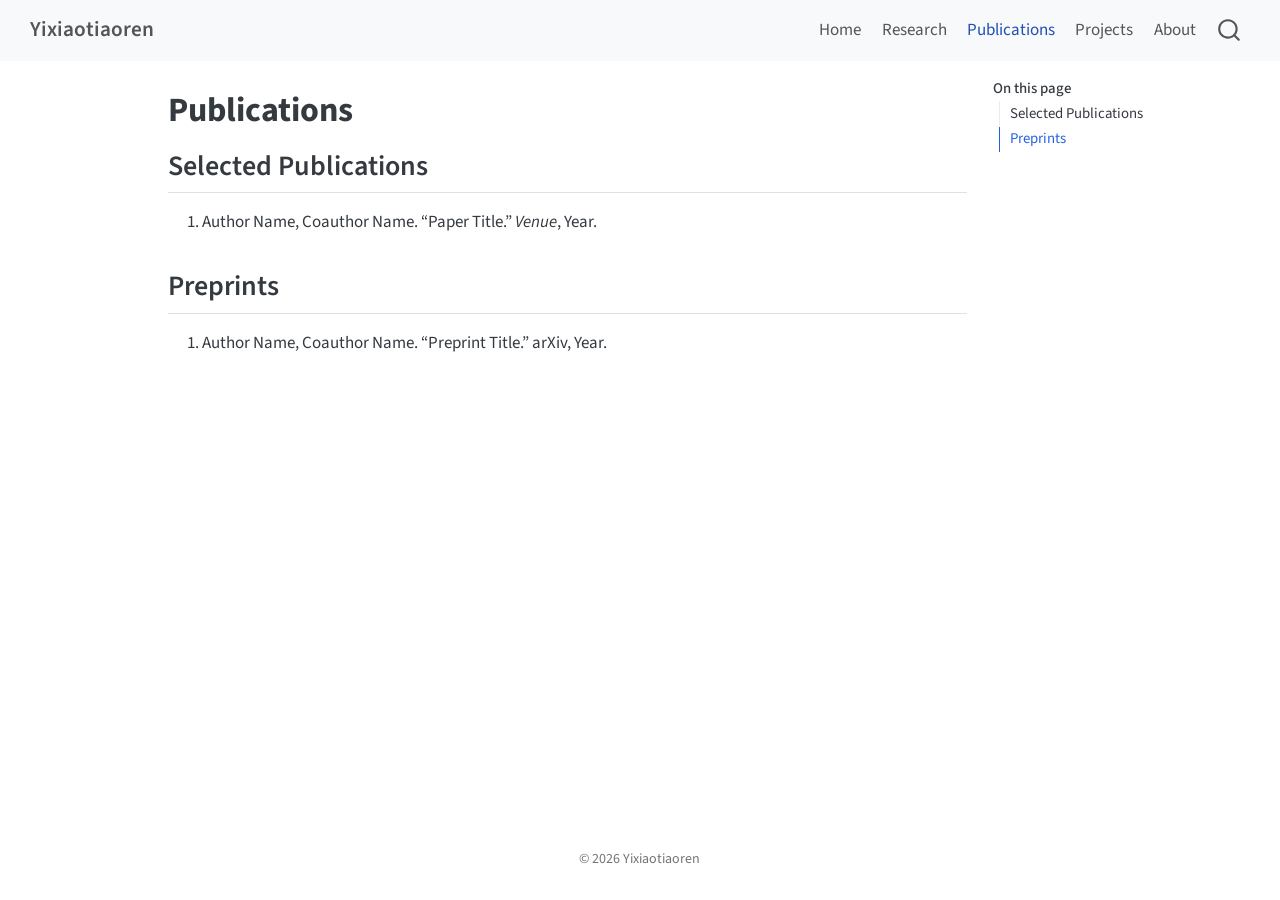
<file: publications.html>
<!DOCTYPE html>
<html xmlns="http://www.w3.org/1999/xhtml" lang="en" xml:lang="en"><head>

<meta charset="utf-8">
<meta name="generator" content="quarto-1.9.37">

<meta name="viewport" content="width=device-width, initial-scale=1.0, user-scalable=yes">


<title>Publications – Yixiaotiaoren</title>
<style>
/* Default styles provided by pandoc.
** See https://pandoc.org/MANUAL.html#variables-for-html for config info.
*/
code{white-space: pre-wrap;}
span.smallcaps{font-variant: small-caps;}
div.columns{display: flex; gap: min(4vw, 1.5em);}
div.column{flex: auto; overflow-x: auto;}
div.hanging-indent{margin-left: 1.5em; text-indent: -1.5em;}
ul.task-list{list-style: none;}
ul.task-list li input[type="checkbox"] {
  width: 0.8em;
  margin: 0 0.8em 0.2em -1em; /* quarto-specific, see https://github.com/quarto-dev/quarto-cli/issues/4556 */ 
  vertical-align: middle;
}
</style>


<script src="site_libs/quarto-nav/quarto-nav.js"></script>
<script src="site_libs/quarto-nav/headroom.min.js"></script>
<script src="site_libs/clipboard/clipboard.min.js"></script>
<script src="site_libs/quarto-search/autocomplete.umd.js"></script>
<script src="site_libs/quarto-search/fuse.min.js"></script>
<script src="site_libs/quarto-search/quarto-search.js"></script>
<meta name="quarto:offset" content="./">
<script src="site_libs/quarto-html/quarto.js" type="module"></script>
<script src="site_libs/quarto-html/tabsets/tabsets.js" type="module"></script>
<script src="site_libs/quarto-html/popper.min.js"></script>
<script src="site_libs/quarto-html/tippy.umd.min.js"></script>
<script src="site_libs/quarto-html/anchor.min.js"></script>
<link href="site_libs/quarto-html/tippy.css" rel="stylesheet">
<link href="site_libs/quarto-html/quarto-syntax-highlighting-7f8f88aac4f3542376d5c11b86a4c14d.css" rel="stylesheet" id="quarto-text-highlighting-styles">
<script src="site_libs/bootstrap/bootstrap.min.js"></script>
<link href="site_libs/bootstrap/bootstrap-icons.css" rel="stylesheet">
<link href="site_libs/bootstrap/bootstrap-a0f9fd0d421825b736dc1bbcbcba2219.min.css" rel="stylesheet" append-hash="true" id="quarto-bootstrap" data-mode="light">
<script id="quarto-search-options" type="application/json">{
  "location": "navbar",
  "copy-button": false,
  "collapse-after": 3,
  "panel-placement": "end",
  "type": "overlay",
  "limit": 50,
  "keyboard-shortcut": [
    "f",
    "/",
    "s"
  ],
  "show-item-context": false,
  "language": {
    "search-no-results-text": "No results",
    "search-matching-documents-text": "matching documents",
    "search-copy-link-title": "Copy link to search",
    "search-hide-matches-text": "Hide additional matches",
    "search-more-match-text": "more match in this document",
    "search-more-matches-text": "more matches in this document",
    "search-clear-button-title": "Clear",
    "search-text-placeholder": "",
    "search-detached-cancel-button-title": "Cancel",
    "search-submit-button-title": "Submit",
    "search-label": "Search"
  }
}</script>


<link rel="stylesheet" href="styles.css">
</head>

<body class="nav-fixed quarto-light">

<div id="quarto-search-results"></div>
  <header id="quarto-header" class="headroom fixed-top">
    <nav class="navbar navbar-expand-lg " data-bs-theme="dark">
      <div class="navbar-container container-fluid">
      <div class="navbar-brand-container mx-auto">
    <a class="navbar-brand" href="./index.html">
    <span class="navbar-title">Yixiaotiaoren</span>
    </a>
  </div>
            <div id="quarto-search" class="" title="Search"></div>
          <button class="navbar-toggler" type="button" data-bs-toggle="collapse" data-bs-target="#navbarCollapse" aria-controls="navbarCollapse" role="menu" aria-expanded="false" aria-label="Toggle navigation" onclick="if (window.quartoToggleHeadroom) { window.quartoToggleHeadroom(); }">
  <span class="navbar-toggler-icon"></span>
</button>
          <div class="collapse navbar-collapse" id="navbarCollapse">
            <ul class="navbar-nav navbar-nav-scroll ms-auto">
  <li class="nav-item">
    <a class="nav-link" href="./index.html"> 
<span class="menu-text">Home</span></a>
  </li>  
  <li class="nav-item">
    <a class="nav-link" href="./research.html"> 
<span class="menu-text">Research</span></a>
  </li>  
  <li class="nav-item">
    <a class="nav-link active" href="./publications.html" aria-current="page"> 
<span class="menu-text">Publications</span></a>
  </li>  
  <li class="nav-item">
    <a class="nav-link" href="./projects.html"> 
<span class="menu-text">Projects</span></a>
  </li>  
  <li class="nav-item">
    <a class="nav-link" href="./about.html"> 
<span class="menu-text">About</span></a>
  </li>  
</ul>
          </div> <!-- /navcollapse -->
            <div class="quarto-navbar-tools">
</div>
      </div> <!-- /container-fluid -->
    </nav>
</header>
<!-- content -->
<div id="quarto-content" class="quarto-container page-columns page-rows-contents page-layout-article page-navbar">
<!-- sidebar -->
<!-- margin-sidebar -->
    <div id="quarto-margin-sidebar" class="sidebar margin-sidebar">
        <nav id="TOC" role="doc-toc" class="toc-active">
    <h2 id="toc-title">On this page</h2>
   
  <ul>
  <li><a href="#selected-publications" id="toc-selected-publications" class="nav-link active" data-scroll-target="#selected-publications">Selected Publications</a></li>
  <li><a href="#preprints" id="toc-preprints" class="nav-link" data-scroll-target="#preprints">Preprints</a></li>
  </ul>
</nav>
    </div>
<!-- main -->
<main class="content" id="quarto-document-content">

<header id="title-block-header" class="quarto-title-block default">
<div class="quarto-title">
<h1 class="title">Publications</h1>
</div>



<div class="quarto-title-meta">

    
  
    
  </div>
  


</header>


<section id="selected-publications" class="level2">
<h2 class="anchored" data-anchor-id="selected-publications">Selected Publications</h2>
<ol type="1">
<li>Author Name, Coauthor Name. “Paper Title.” <em>Venue</em>, Year.</li>
</ol>
</section>
<section id="preprints" class="level2">
<h2 class="anchored" data-anchor-id="preprints">Preprints</h2>
<ol type="1">
<li>Author Name, Coauthor Name. “Preprint Title.” arXiv, Year.</li>
</ol>


</section>

</main> <!-- /main -->
<script id="quarto-html-after-body" type="application/javascript">
  window.document.addEventListener("DOMContentLoaded", function (event) {
    const icon = "";
    const anchorJS = new window.AnchorJS();
    anchorJS.options = {
      placement: 'right',
      icon: icon
    };
    anchorJS.add('.anchored');
    const isCodeAnnotation = (el) => {
      for (const clz of el.classList) {
        if (clz.startsWith('code-annotation-')) {                     
          return true;
        }
      }
      return false;
    }
    const onCopySuccess = function(e) {
      // button target
      const button = e.trigger;
      // don't keep focus
      button.blur();
      // flash "checked"
      button.classList.add('code-copy-button-checked');
      var currentTitle = button.getAttribute("title");
      button.setAttribute("title", "Copied!");
      let tooltip;
      if (window.bootstrap) {
        button.setAttribute("data-bs-toggle", "tooltip");
        button.setAttribute("data-bs-placement", "left");
        button.setAttribute("data-bs-title", "Copied!");
        tooltip = new bootstrap.Tooltip(button, 
          { trigger: "manual", 
            customClass: "code-copy-button-tooltip",
            offset: [0, -8]});
        tooltip.show();    
      }
      setTimeout(function() {
        if (tooltip) {
          tooltip.hide();
          button.removeAttribute("data-bs-title");
          button.removeAttribute("data-bs-toggle");
          button.removeAttribute("data-bs-placement");
        }
        button.setAttribute("title", currentTitle);
        button.classList.remove('code-copy-button-checked');
      }, 1000);
      // clear code selection
      e.clearSelection();
    }
    const getTextToCopy = function(trigger) {
      const outerScaffold = trigger.parentElement.cloneNode(true);
      const codeEl = outerScaffold.querySelector('code');
      for (const childEl of codeEl.children) {
        if (isCodeAnnotation(childEl)) {
          childEl.remove();
        }
      }
      return codeEl.innerText;
    }
    const clipboard = new window.ClipboardJS('.code-copy-button:not([data-in-quarto-modal])', {
      text: getTextToCopy
    });
    clipboard.on('success', onCopySuccess);
    if (window.document.getElementById('quarto-embedded-source-code-modal')) {
      const clipboardModal = new window.ClipboardJS('.code-copy-button[data-in-quarto-modal]', {
        text: getTextToCopy,
        container: window.document.getElementById('quarto-embedded-source-code-modal')
      });
      clipboardModal.on('success', onCopySuccess);
    }
      var localhostRegex = new RegExp(/^(?:http|https):\/\/localhost\:?[0-9]*\//);
      var mailtoRegex = new RegExp(/^mailto:/);
        var filterRegex = new RegExp('/' + window.location.host + '/');
      var isInternal = (href) => {
          return filterRegex.test(href) || localhostRegex.test(href) || mailtoRegex.test(href);
      }
      // Inspect non-navigation links and adorn them if external
     var links = window.document.querySelectorAll('a[href]:not(.nav-link):not(.navbar-brand):not(.toc-action):not(.sidebar-link):not(.sidebar-item-toggle):not(.pagination-link):not(.no-external):not([aria-hidden]):not(.dropdown-item):not(.quarto-navigation-tool):not(.about-link)');
      for (var i=0; i<links.length; i++) {
        const link = links[i];
        if (!isInternal(link.href)) {
          // undo the damage that might have been done by quarto-nav.js in the case of
          // links that we want to consider external
          if (link.dataset.originalHref !== undefined) {
            link.href = link.dataset.originalHref;
          }
        }
      }
    function tippyHover(el, contentFn, onTriggerFn, onUntriggerFn) {
      const config = {
        allowHTML: true,
        maxWidth: 500,
        delay: 100,
        arrow: false,
        appendTo: function(el) {
            return el.parentElement;
        },
        interactive: true,
        interactiveBorder: 10,
        theme: 'quarto',
        placement: 'bottom-start',
      };
      if (contentFn) {
        config.content = contentFn;
      }
      if (onTriggerFn) {
        config.onTrigger = onTriggerFn;
      }
      if (onUntriggerFn) {
        config.onUntrigger = onUntriggerFn;
      }
      window.tippy(el, config); 
    }
    const noterefs = window.document.querySelectorAll('a[role="doc-noteref"]');
    for (var i=0; i<noterefs.length; i++) {
      const ref = noterefs[i];
      tippyHover(ref, function() {
        // use id or data attribute instead here
        let href = ref.getAttribute('data-footnote-href') || ref.getAttribute('href');
        try { href = new URL(href).hash; } catch {}
        const id = href.replace(/^#\/?/, "");
        const note = window.document.getElementById(id);
        if (note) {
          return note.innerHTML;
        } else {
          return "";
        }
      });
    }
    const xrefs = window.document.querySelectorAll('a.quarto-xref');
    const processXRef = (id, note) => {
      // Strip column container classes
      const stripColumnClz = (el) => {
        el.classList.remove("page-full", "page-columns");
        if (el.children) {
          for (const child of el.children) {
            stripColumnClz(child);
          }
        }
      }
      stripColumnClz(note)
      if (id === null || id.startsWith('sec-')) {
        // Special case sections, only their first couple elements
        const container = document.createElement("div");
        if (note.children && note.children.length > 2) {
          container.appendChild(note.children[0].cloneNode(true));
          for (let i = 1; i < note.children.length; i++) {
            const child = note.children[i];
            if (child.tagName === "P" && child.innerText === "") {
              continue;
            } else {
              container.appendChild(child.cloneNode(true));
              break;
            }
          }
          if (window.Quarto?.typesetMath) {
            window.Quarto.typesetMath(container);
          }
          return container.innerHTML
        } else {
          if (window.Quarto?.typesetMath) {
            window.Quarto.typesetMath(note);
          }
          return note.innerHTML;
        }
      } else {
        // Remove any anchor links if they are present
        const anchorLink = note.querySelector('a.anchorjs-link');
        if (anchorLink) {
          anchorLink.remove();
        }
        if (window.Quarto?.typesetMath) {
          window.Quarto.typesetMath(note);
        }
        if (note.classList.contains("callout")) {
          return note.outerHTML;
        } else {
          return note.innerHTML;
        }
      }
    }
    for (var i=0; i<xrefs.length; i++) {
      const xref = xrefs[i];
      tippyHover(xref, undefined, function(instance) {
        instance.disable();
        let url = xref.getAttribute('href');
        let hash = undefined; 
        if (url.startsWith('#')) {
          hash = url;
        } else {
          try { hash = new URL(url).hash; } catch {}
        }
        if (hash) {
          const id = hash.replace(/^#\/?/, "");
          const note = window.document.getElementById(id);
          if (note !== null) {
            try {
              const html = processXRef(id, note.cloneNode(true));
              instance.setContent(html);
            } finally {
              instance.enable();
              instance.show();
            }
          } else {
            // See if we can fetch this
            fetch(url.split('#')[0])
            .then(res => res.text())
            .then(html => {
              const parser = new DOMParser();
              const htmlDoc = parser.parseFromString(html, "text/html");
              const note = htmlDoc.getElementById(id);
              if (note !== null) {
                const html = processXRef(id, note);
                instance.setContent(html);
              } 
            }).finally(() => {
              instance.enable();
              instance.show();
            });
          }
        } else {
          // See if we can fetch a full url (with no hash to target)
          // This is a special case and we should probably do some content thinning / targeting
          fetch(url)
          .then(res => res.text())
          .then(html => {
            const parser = new DOMParser();
            const htmlDoc = parser.parseFromString(html, "text/html");
            const note = htmlDoc.querySelector('main.content');
            if (note !== null) {
              // This should only happen for chapter cross references
              // (since there is no id in the URL)
              // remove the first header
              if (note.children.length > 0 && note.children[0].tagName === "HEADER") {
                note.children[0].remove();
              }
              const html = processXRef(null, note);
              instance.setContent(html);
            } 
          }).finally(() => {
            instance.enable();
            instance.show();
          });
        }
      }, function(instance) {
      });
    }
        let selectedAnnoteEl;
        const selectorForAnnotation = ( cell, annotation) => {
          let cellAttr = 'data-code-cell="' + cell + '"';
          let lineAttr = 'data-code-annotation="' +  annotation + '"';
          const selector = 'span[' + cellAttr + '][' + lineAttr + ']';
          return selector;
        }
        const selectCodeLines = (annoteEl) => {
          const doc = window.document;
          const targetCell = annoteEl.getAttribute("data-target-cell");
          const targetAnnotation = annoteEl.getAttribute("data-target-annotation");
          const annoteSpan = window.document.querySelector(selectorForAnnotation(targetCell, targetAnnotation));
          const lines = annoteSpan.getAttribute("data-code-lines").split(",");
          const lineIds = lines.map((line) => {
            return targetCell + "-" + line;
          })
          let top = null;
          let height = null;
          let parent = null;
          if (lineIds.length > 0) {
              //compute the position of the single el (top and bottom and make a div)
              const el = window.document.getElementById(lineIds[0]);
              top = el.offsetTop;
              height = el.offsetHeight;
              parent = el.parentElement.parentElement;
            if (lineIds.length > 1) {
              const lastEl = window.document.getElementById(lineIds[lineIds.length - 1]);
              const bottom = lastEl.offsetTop + lastEl.offsetHeight;
              height = bottom - top;
            }
            if (top !== null && height !== null && parent !== null) {
              // cook up a div (if necessary) and position it 
              let div = window.document.getElementById("code-annotation-line-highlight");
              if (div === null) {
                div = window.document.createElement("div");
                div.setAttribute("id", "code-annotation-line-highlight");
                div.style.position = 'absolute';
                parent.appendChild(div);
              }
              div.style.top = top - 2 + "px";
              div.style.height = height + 4 + "px";
              div.style.left = 0;
              let gutterDiv = window.document.getElementById("code-annotation-line-highlight-gutter");
              if (gutterDiv === null) {
                gutterDiv = window.document.createElement("div");
                gutterDiv.setAttribute("id", "code-annotation-line-highlight-gutter");
                gutterDiv.style.position = 'absolute';
                const codeCell = window.document.getElementById(targetCell);
                const gutter = codeCell.querySelector('.code-annotation-gutter');
                gutter.appendChild(gutterDiv);
              }
              gutterDiv.style.top = top - 2 + "px";
              gutterDiv.style.height = height + 4 + "px";
            }
            selectedAnnoteEl = annoteEl;
          }
        };
        const unselectCodeLines = () => {
          const elementsIds = ["code-annotation-line-highlight", "code-annotation-line-highlight-gutter"];
          elementsIds.forEach((elId) => {
            const div = window.document.getElementById(elId);
            if (div) {
              div.remove();
            }
          });
          selectedAnnoteEl = undefined;
        };
          // Handle positioning of the toggle
      window.addEventListener(
        "resize",
        throttle(() => {
          elRect = undefined;
          if (selectedAnnoteEl) {
            selectCodeLines(selectedAnnoteEl);
          }
        }, 10)
      );
      function throttle(fn, ms) {
      let throttle = false;
      let timer;
        return (...args) => {
          if(!throttle) { // first call gets through
              fn.apply(this, args);
              throttle = true;
          } else { // all the others get throttled
              if(timer) clearTimeout(timer); // cancel #2
              timer = setTimeout(() => {
                fn.apply(this, args);
                timer = throttle = false;
              }, ms);
          }
        };
      }
        // Attach click handler to the DT
        const annoteDls = window.document.querySelectorAll('dt[data-target-cell]');
        for (const annoteDlNode of annoteDls) {
          annoteDlNode.addEventListener('click', (event) => {
            const clickedEl = event.target;
            if (clickedEl !== selectedAnnoteEl) {
              unselectCodeLines();
              const activeEl = window.document.querySelector('dt[data-target-cell].code-annotation-active');
              if (activeEl) {
                activeEl.classList.remove('code-annotation-active');
              }
              selectCodeLines(clickedEl);
              clickedEl.classList.add('code-annotation-active');
            } else {
              // Unselect the line
              unselectCodeLines();
              clickedEl.classList.remove('code-annotation-active');
            }
          });
        }
    const findCites = (el) => {
      const parentEl = el.parentElement;
      if (parentEl) {
        const cites = parentEl.dataset.cites;
        if (cites) {
          return {
            el,
            cites: cites.split(' ')
          };
        } else {
          return findCites(el.parentElement)
        }
      } else {
        return undefined;
      }
    };
    var bibliorefs = window.document.querySelectorAll('a[role="doc-biblioref"]');
    for (var i=0; i<bibliorefs.length; i++) {
      const ref = bibliorefs[i];
      const citeInfo = findCites(ref);
      if (citeInfo) {
        tippyHover(citeInfo.el, function() {
          var popup = window.document.createElement('div');
          citeInfo.cites.forEach(function(cite) {
            var citeDiv = window.document.createElement('div');
            citeDiv.classList.add('hanging-indent');
            citeDiv.classList.add('csl-entry');
            var biblioDiv = window.document.getElementById('ref-' + cite);
            if (biblioDiv) {
              citeDiv.innerHTML = biblioDiv.innerHTML;
            }
            popup.appendChild(citeDiv);
          });
          return popup.innerHTML;
        });
      }
    }
  });
  </script>
</div> <!-- /content -->
<footer class="footer">
  <div class="nav-footer">
    <div class="nav-footer-left">
      &nbsp;
    </div>   
    <div class="nav-footer-center">
<p>© 2026 Yixiaotiaoren</p>
</div>
    <div class="nav-footer-right">
      &nbsp;
    </div>
  </div>
</footer>




</body></html>
</file>
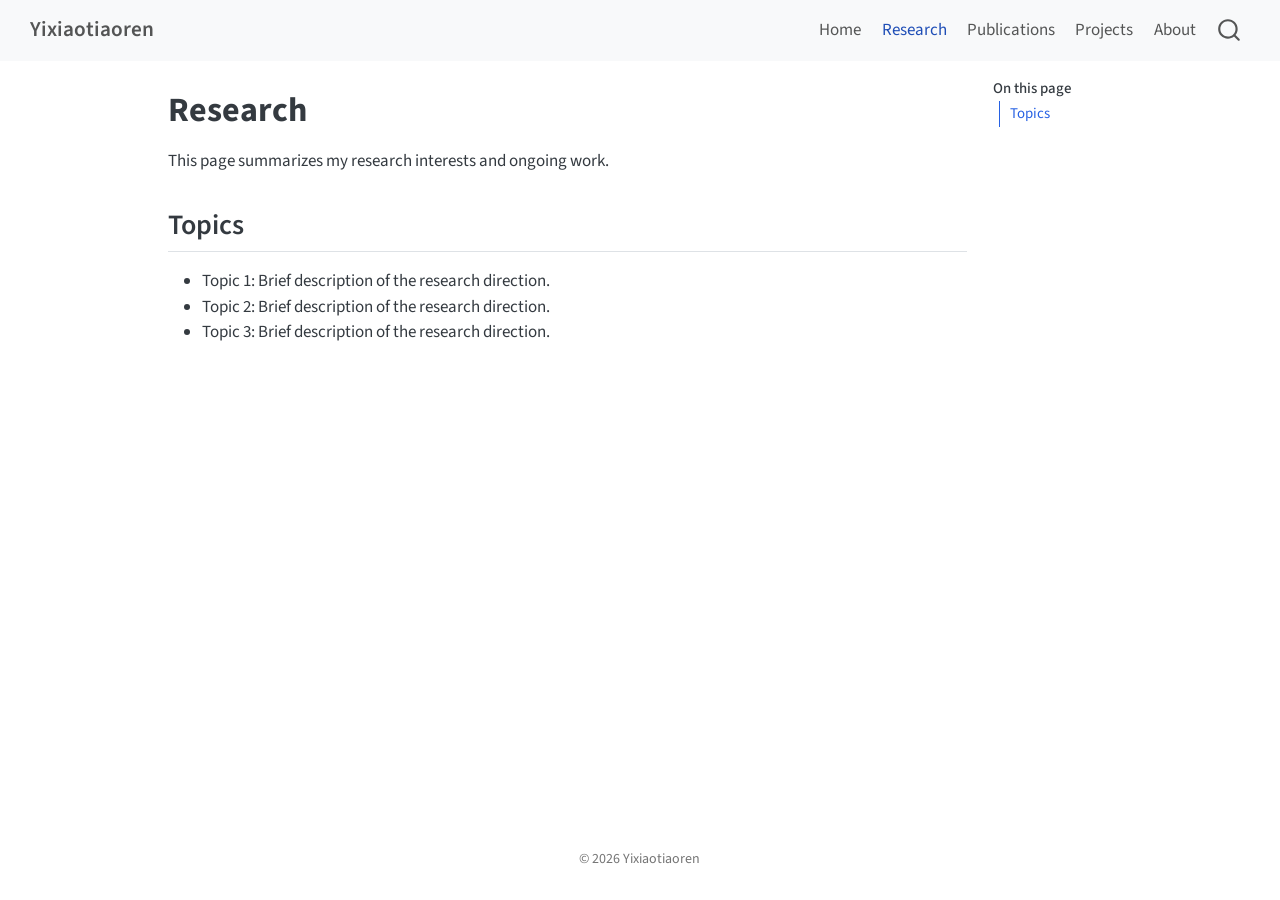
<file: research.html>
<!DOCTYPE html>
<html xmlns="http://www.w3.org/1999/xhtml" lang="en" xml:lang="en"><head>

<meta charset="utf-8">
<meta name="generator" content="quarto-1.9.37">

<meta name="viewport" content="width=device-width, initial-scale=1.0, user-scalable=yes">


<title>Research – Yixiaotiaoren</title>
<style>
/* Default styles provided by pandoc.
** See https://pandoc.org/MANUAL.html#variables-for-html for config info.
*/
code{white-space: pre-wrap;}
span.smallcaps{font-variant: small-caps;}
div.columns{display: flex; gap: min(4vw, 1.5em);}
div.column{flex: auto; overflow-x: auto;}
div.hanging-indent{margin-left: 1.5em; text-indent: -1.5em;}
ul.task-list{list-style: none;}
ul.task-list li input[type="checkbox"] {
  width: 0.8em;
  margin: 0 0.8em 0.2em -1em; /* quarto-specific, see https://github.com/quarto-dev/quarto-cli/issues/4556 */ 
  vertical-align: middle;
}
</style>


<script src="site_libs/quarto-nav/quarto-nav.js"></script>
<script src="site_libs/quarto-nav/headroom.min.js"></script>
<script src="site_libs/clipboard/clipboard.min.js"></script>
<script src="site_libs/quarto-search/autocomplete.umd.js"></script>
<script src="site_libs/quarto-search/fuse.min.js"></script>
<script src="site_libs/quarto-search/quarto-search.js"></script>
<meta name="quarto:offset" content="./">
<script src="site_libs/quarto-html/quarto.js" type="module"></script>
<script src="site_libs/quarto-html/tabsets/tabsets.js" type="module"></script>
<script src="site_libs/quarto-html/popper.min.js"></script>
<script src="site_libs/quarto-html/tippy.umd.min.js"></script>
<script src="site_libs/quarto-html/anchor.min.js"></script>
<link href="site_libs/quarto-html/tippy.css" rel="stylesheet">
<link href="site_libs/quarto-html/quarto-syntax-highlighting-7f8f88aac4f3542376d5c11b86a4c14d.css" rel="stylesheet" id="quarto-text-highlighting-styles">
<script src="site_libs/bootstrap/bootstrap.min.js"></script>
<link href="site_libs/bootstrap/bootstrap-icons.css" rel="stylesheet">
<link href="site_libs/bootstrap/bootstrap-a0f9fd0d421825b736dc1bbcbcba2219.min.css" rel="stylesheet" append-hash="true" id="quarto-bootstrap" data-mode="light">
<script id="quarto-search-options" type="application/json">{
  "location": "navbar",
  "copy-button": false,
  "collapse-after": 3,
  "panel-placement": "end",
  "type": "overlay",
  "limit": 50,
  "keyboard-shortcut": [
    "f",
    "/",
    "s"
  ],
  "show-item-context": false,
  "language": {
    "search-no-results-text": "No results",
    "search-matching-documents-text": "matching documents",
    "search-copy-link-title": "Copy link to search",
    "search-hide-matches-text": "Hide additional matches",
    "search-more-match-text": "more match in this document",
    "search-more-matches-text": "more matches in this document",
    "search-clear-button-title": "Clear",
    "search-text-placeholder": "",
    "search-detached-cancel-button-title": "Cancel",
    "search-submit-button-title": "Submit",
    "search-label": "Search"
  }
}</script>


<link rel="stylesheet" href="styles.css">
</head>

<body class="nav-fixed quarto-light">

<div id="quarto-search-results"></div>
  <header id="quarto-header" class="headroom fixed-top">
    <nav class="navbar navbar-expand-lg " data-bs-theme="dark">
      <div class="navbar-container container-fluid">
      <div class="navbar-brand-container mx-auto">
    <a class="navbar-brand" href="./index.html">
    <span class="navbar-title">Yixiaotiaoren</span>
    </a>
  </div>
            <div id="quarto-search" class="" title="Search"></div>
          <button class="navbar-toggler" type="button" data-bs-toggle="collapse" data-bs-target="#navbarCollapse" aria-controls="navbarCollapse" role="menu" aria-expanded="false" aria-label="Toggle navigation" onclick="if (window.quartoToggleHeadroom) { window.quartoToggleHeadroom(); }">
  <span class="navbar-toggler-icon"></span>
</button>
          <div class="collapse navbar-collapse" id="navbarCollapse">
            <ul class="navbar-nav navbar-nav-scroll ms-auto">
  <li class="nav-item">
    <a class="nav-link" href="./index.html"> 
<span class="menu-text">Home</span></a>
  </li>  
  <li class="nav-item">
    <a class="nav-link active" href="./research.html" aria-current="page"> 
<span class="menu-text">Research</span></a>
  </li>  
  <li class="nav-item">
    <a class="nav-link" href="./publications.html"> 
<span class="menu-text">Publications</span></a>
  </li>  
  <li class="nav-item">
    <a class="nav-link" href="./projects.html"> 
<span class="menu-text">Projects</span></a>
  </li>  
  <li class="nav-item">
    <a class="nav-link" href="./about.html"> 
<span class="menu-text">About</span></a>
  </li>  
</ul>
          </div> <!-- /navcollapse -->
            <div class="quarto-navbar-tools">
</div>
      </div> <!-- /container-fluid -->
    </nav>
</header>
<!-- content -->
<div id="quarto-content" class="quarto-container page-columns page-rows-contents page-layout-article page-navbar">
<!-- sidebar -->
<!-- margin-sidebar -->
    <div id="quarto-margin-sidebar" class="sidebar margin-sidebar">
        <nav id="TOC" role="doc-toc" class="toc-active">
    <h2 id="toc-title">On this page</h2>
   
  <ul>
  <li><a href="#topics" id="toc-topics" class="nav-link active" data-scroll-target="#topics">Topics</a></li>
  </ul>
</nav>
    </div>
<!-- main -->
<main class="content" id="quarto-document-content">

<header id="title-block-header" class="quarto-title-block default">
<div class="quarto-title">
<h1 class="title">Research</h1>
</div>



<div class="quarto-title-meta">

    
  
    
  </div>
  


</header>


<p>This page summarizes my research interests and ongoing work.</p>
<section id="topics" class="level2">
<h2 class="anchored" data-anchor-id="topics">Topics</h2>
<ul>
<li>Topic 1: Brief description of the research direction.</li>
<li>Topic 2: Brief description of the research direction.</li>
<li>Topic 3: Brief description of the research direction.</li>
</ul>


</section>

</main> <!-- /main -->
<script id="quarto-html-after-body" type="application/javascript">
  window.document.addEventListener("DOMContentLoaded", function (event) {
    const icon = "";
    const anchorJS = new window.AnchorJS();
    anchorJS.options = {
      placement: 'right',
      icon: icon
    };
    anchorJS.add('.anchored');
    const isCodeAnnotation = (el) => {
      for (const clz of el.classList) {
        if (clz.startsWith('code-annotation-')) {                     
          return true;
        }
      }
      return false;
    }
    const onCopySuccess = function(e) {
      // button target
      const button = e.trigger;
      // don't keep focus
      button.blur();
      // flash "checked"
      button.classList.add('code-copy-button-checked');
      var currentTitle = button.getAttribute("title");
      button.setAttribute("title", "Copied!");
      let tooltip;
      if (window.bootstrap) {
        button.setAttribute("data-bs-toggle", "tooltip");
        button.setAttribute("data-bs-placement", "left");
        button.setAttribute("data-bs-title", "Copied!");
        tooltip = new bootstrap.Tooltip(button, 
          { trigger: "manual", 
            customClass: "code-copy-button-tooltip",
            offset: [0, -8]});
        tooltip.show();    
      }
      setTimeout(function() {
        if (tooltip) {
          tooltip.hide();
          button.removeAttribute("data-bs-title");
          button.removeAttribute("data-bs-toggle");
          button.removeAttribute("data-bs-placement");
        }
        button.setAttribute("title", currentTitle);
        button.classList.remove('code-copy-button-checked');
      }, 1000);
      // clear code selection
      e.clearSelection();
    }
    const getTextToCopy = function(trigger) {
      const outerScaffold = trigger.parentElement.cloneNode(true);
      const codeEl = outerScaffold.querySelector('code');
      for (const childEl of codeEl.children) {
        if (isCodeAnnotation(childEl)) {
          childEl.remove();
        }
      }
      return codeEl.innerText;
    }
    const clipboard = new window.ClipboardJS('.code-copy-button:not([data-in-quarto-modal])', {
      text: getTextToCopy
    });
    clipboard.on('success', onCopySuccess);
    if (window.document.getElementById('quarto-embedded-source-code-modal')) {
      const clipboardModal = new window.ClipboardJS('.code-copy-button[data-in-quarto-modal]', {
        text: getTextToCopy,
        container: window.document.getElementById('quarto-embedded-source-code-modal')
      });
      clipboardModal.on('success', onCopySuccess);
    }
      var localhostRegex = new RegExp(/^(?:http|https):\/\/localhost\:?[0-9]*\//);
      var mailtoRegex = new RegExp(/^mailto:/);
        var filterRegex = new RegExp('/' + window.location.host + '/');
      var isInternal = (href) => {
          return filterRegex.test(href) || localhostRegex.test(href) || mailtoRegex.test(href);
      }
      // Inspect non-navigation links and adorn them if external
     var links = window.document.querySelectorAll('a[href]:not(.nav-link):not(.navbar-brand):not(.toc-action):not(.sidebar-link):not(.sidebar-item-toggle):not(.pagination-link):not(.no-external):not([aria-hidden]):not(.dropdown-item):not(.quarto-navigation-tool):not(.about-link)');
      for (var i=0; i<links.length; i++) {
        const link = links[i];
        if (!isInternal(link.href)) {
          // undo the damage that might have been done by quarto-nav.js in the case of
          // links that we want to consider external
          if (link.dataset.originalHref !== undefined) {
            link.href = link.dataset.originalHref;
          }
        }
      }
    function tippyHover(el, contentFn, onTriggerFn, onUntriggerFn) {
      const config = {
        allowHTML: true,
        maxWidth: 500,
        delay: 100,
        arrow: false,
        appendTo: function(el) {
            return el.parentElement;
        },
        interactive: true,
        interactiveBorder: 10,
        theme: 'quarto',
        placement: 'bottom-start',
      };
      if (contentFn) {
        config.content = contentFn;
      }
      if (onTriggerFn) {
        config.onTrigger = onTriggerFn;
      }
      if (onUntriggerFn) {
        config.onUntrigger = onUntriggerFn;
      }
      window.tippy(el, config); 
    }
    const noterefs = window.document.querySelectorAll('a[role="doc-noteref"]');
    for (var i=0; i<noterefs.length; i++) {
      const ref = noterefs[i];
      tippyHover(ref, function() {
        // use id or data attribute instead here
        let href = ref.getAttribute('data-footnote-href') || ref.getAttribute('href');
        try { href = new URL(href).hash; } catch {}
        const id = href.replace(/^#\/?/, "");
        const note = window.document.getElementById(id);
        if (note) {
          return note.innerHTML;
        } else {
          return "";
        }
      });
    }
    const xrefs = window.document.querySelectorAll('a.quarto-xref');
    const processXRef = (id, note) => {
      // Strip column container classes
      const stripColumnClz = (el) => {
        el.classList.remove("page-full", "page-columns");
        if (el.children) {
          for (const child of el.children) {
            stripColumnClz(child);
          }
        }
      }
      stripColumnClz(note)
      if (id === null || id.startsWith('sec-')) {
        // Special case sections, only their first couple elements
        const container = document.createElement("div");
        if (note.children && note.children.length > 2) {
          container.appendChild(note.children[0].cloneNode(true));
          for (let i = 1; i < note.children.length; i++) {
            const child = note.children[i];
            if (child.tagName === "P" && child.innerText === "") {
              continue;
            } else {
              container.appendChild(child.cloneNode(true));
              break;
            }
          }
          if (window.Quarto?.typesetMath) {
            window.Quarto.typesetMath(container);
          }
          return container.innerHTML
        } else {
          if (window.Quarto?.typesetMath) {
            window.Quarto.typesetMath(note);
          }
          return note.innerHTML;
        }
      } else {
        // Remove any anchor links if they are present
        const anchorLink = note.querySelector('a.anchorjs-link');
        if (anchorLink) {
          anchorLink.remove();
        }
        if (window.Quarto?.typesetMath) {
          window.Quarto.typesetMath(note);
        }
        if (note.classList.contains("callout")) {
          return note.outerHTML;
        } else {
          return note.innerHTML;
        }
      }
    }
    for (var i=0; i<xrefs.length; i++) {
      const xref = xrefs[i];
      tippyHover(xref, undefined, function(instance) {
        instance.disable();
        let url = xref.getAttribute('href');
        let hash = undefined; 
        if (url.startsWith('#')) {
          hash = url;
        } else {
          try { hash = new URL(url).hash; } catch {}
        }
        if (hash) {
          const id = hash.replace(/^#\/?/, "");
          const note = window.document.getElementById(id);
          if (note !== null) {
            try {
              const html = processXRef(id, note.cloneNode(true));
              instance.setContent(html);
            } finally {
              instance.enable();
              instance.show();
            }
          } else {
            // See if we can fetch this
            fetch(url.split('#')[0])
            .then(res => res.text())
            .then(html => {
              const parser = new DOMParser();
              const htmlDoc = parser.parseFromString(html, "text/html");
              const note = htmlDoc.getElementById(id);
              if (note !== null) {
                const html = processXRef(id, note);
                instance.setContent(html);
              } 
            }).finally(() => {
              instance.enable();
              instance.show();
            });
          }
        } else {
          // See if we can fetch a full url (with no hash to target)
          // This is a special case and we should probably do some content thinning / targeting
          fetch(url)
          .then(res => res.text())
          .then(html => {
            const parser = new DOMParser();
            const htmlDoc = parser.parseFromString(html, "text/html");
            const note = htmlDoc.querySelector('main.content');
            if (note !== null) {
              // This should only happen for chapter cross references
              // (since there is no id in the URL)
              // remove the first header
              if (note.children.length > 0 && note.children[0].tagName === "HEADER") {
                note.children[0].remove();
              }
              const html = processXRef(null, note);
              instance.setContent(html);
            } 
          }).finally(() => {
            instance.enable();
            instance.show();
          });
        }
      }, function(instance) {
      });
    }
        let selectedAnnoteEl;
        const selectorForAnnotation = ( cell, annotation) => {
          let cellAttr = 'data-code-cell="' + cell + '"';
          let lineAttr = 'data-code-annotation="' +  annotation + '"';
          const selector = 'span[' + cellAttr + '][' + lineAttr + ']';
          return selector;
        }
        const selectCodeLines = (annoteEl) => {
          const doc = window.document;
          const targetCell = annoteEl.getAttribute("data-target-cell");
          const targetAnnotation = annoteEl.getAttribute("data-target-annotation");
          const annoteSpan = window.document.querySelector(selectorForAnnotation(targetCell, targetAnnotation));
          const lines = annoteSpan.getAttribute("data-code-lines").split(",");
          const lineIds = lines.map((line) => {
            return targetCell + "-" + line;
          })
          let top = null;
          let height = null;
          let parent = null;
          if (lineIds.length > 0) {
              //compute the position of the single el (top and bottom and make a div)
              const el = window.document.getElementById(lineIds[0]);
              top = el.offsetTop;
              height = el.offsetHeight;
              parent = el.parentElement.parentElement;
            if (lineIds.length > 1) {
              const lastEl = window.document.getElementById(lineIds[lineIds.length - 1]);
              const bottom = lastEl.offsetTop + lastEl.offsetHeight;
              height = bottom - top;
            }
            if (top !== null && height !== null && parent !== null) {
              // cook up a div (if necessary) and position it 
              let div = window.document.getElementById("code-annotation-line-highlight");
              if (div === null) {
                div = window.document.createElement("div");
                div.setAttribute("id", "code-annotation-line-highlight");
                div.style.position = 'absolute';
                parent.appendChild(div);
              }
              div.style.top = top - 2 + "px";
              div.style.height = height + 4 + "px";
              div.style.left = 0;
              let gutterDiv = window.document.getElementById("code-annotation-line-highlight-gutter");
              if (gutterDiv === null) {
                gutterDiv = window.document.createElement("div");
                gutterDiv.setAttribute("id", "code-annotation-line-highlight-gutter");
                gutterDiv.style.position = 'absolute';
                const codeCell = window.document.getElementById(targetCell);
                const gutter = codeCell.querySelector('.code-annotation-gutter');
                gutter.appendChild(gutterDiv);
              }
              gutterDiv.style.top = top - 2 + "px";
              gutterDiv.style.height = height + 4 + "px";
            }
            selectedAnnoteEl = annoteEl;
          }
        };
        const unselectCodeLines = () => {
          const elementsIds = ["code-annotation-line-highlight", "code-annotation-line-highlight-gutter"];
          elementsIds.forEach((elId) => {
            const div = window.document.getElementById(elId);
            if (div) {
              div.remove();
            }
          });
          selectedAnnoteEl = undefined;
        };
          // Handle positioning of the toggle
      window.addEventListener(
        "resize",
        throttle(() => {
          elRect = undefined;
          if (selectedAnnoteEl) {
            selectCodeLines(selectedAnnoteEl);
          }
        }, 10)
      );
      function throttle(fn, ms) {
      let throttle = false;
      let timer;
        return (...args) => {
          if(!throttle) { // first call gets through
              fn.apply(this, args);
              throttle = true;
          } else { // all the others get throttled
              if(timer) clearTimeout(timer); // cancel #2
              timer = setTimeout(() => {
                fn.apply(this, args);
                timer = throttle = false;
              }, ms);
          }
        };
      }
        // Attach click handler to the DT
        const annoteDls = window.document.querySelectorAll('dt[data-target-cell]');
        for (const annoteDlNode of annoteDls) {
          annoteDlNode.addEventListener('click', (event) => {
            const clickedEl = event.target;
            if (clickedEl !== selectedAnnoteEl) {
              unselectCodeLines();
              const activeEl = window.document.querySelector('dt[data-target-cell].code-annotation-active');
              if (activeEl) {
                activeEl.classList.remove('code-annotation-active');
              }
              selectCodeLines(clickedEl);
              clickedEl.classList.add('code-annotation-active');
            } else {
              // Unselect the line
              unselectCodeLines();
              clickedEl.classList.remove('code-annotation-active');
            }
          });
        }
    const findCites = (el) => {
      const parentEl = el.parentElement;
      if (parentEl) {
        const cites = parentEl.dataset.cites;
        if (cites) {
          return {
            el,
            cites: cites.split(' ')
          };
        } else {
          return findCites(el.parentElement)
        }
      } else {
        return undefined;
      }
    };
    var bibliorefs = window.document.querySelectorAll('a[role="doc-biblioref"]');
    for (var i=0; i<bibliorefs.length; i++) {
      const ref = bibliorefs[i];
      const citeInfo = findCites(ref);
      if (citeInfo) {
        tippyHover(citeInfo.el, function() {
          var popup = window.document.createElement('div');
          citeInfo.cites.forEach(function(cite) {
            var citeDiv = window.document.createElement('div');
            citeDiv.classList.add('hanging-indent');
            citeDiv.classList.add('csl-entry');
            var biblioDiv = window.document.getElementById('ref-' + cite);
            if (biblioDiv) {
              citeDiv.innerHTML = biblioDiv.innerHTML;
            }
            popup.appendChild(citeDiv);
          });
          return popup.innerHTML;
        });
      }
    }
  });
  </script>
</div> <!-- /content -->
<footer class="footer">
  <div class="nav-footer">
    <div class="nav-footer-left">
      &nbsp;
    </div>   
    <div class="nav-footer-center">
<p>© 2026 Yixiaotiaoren</p>
</div>
    <div class="nav-footer-right">
      &nbsp;
    </div>
  </div>
</footer>




</body></html>
</file>
<file: site_libs/quarto-html/tippy.css>
.tippy-box[data-animation=fade][data-state=hidden]{opacity:0}[data-tippy-root]{max-width:calc(100vw - 10px)}.tippy-box{position:relative;background-color:#333;color:#fff;border-radius:4px;font-size:14px;line-height:1.4;white-space:normal;outline:0;transition-property:transform,visibility,opacity}.tippy-box[data-placement^=top]>.tippy-arrow{bottom:0}.tippy-box[data-placement^=top]>.tippy-arrow:before{bottom:-7px;left:0;border-width:8px 8px 0;border-top-color:initial;transform-origin:center top}.tippy-box[data-placement^=bottom]>.tippy-arrow{top:0}.tippy-box[data-placement^=bottom]>.tippy-arrow:before{top:-7px;left:0;border-width:0 8px 8px;border-bottom-color:initial;transform-origin:center bottom}.tippy-box[data-placement^=left]>.tippy-arrow{right:0}.tippy-box[data-placement^=left]>.tippy-arrow:before{border-width:8px 0 8px 8px;border-left-color:initial;right:-7px;transform-origin:center left}.tippy-box[data-placement^=right]>.tippy-arrow{left:0}.tippy-box[data-placement^=right]>.tippy-arrow:before{left:-7px;border-width:8px 8px 8px 0;border-right-color:initial;transform-origin:center right}.tippy-box[data-inertia][data-state=visible]{transition-timing-function:cubic-bezier(.54,1.5,.38,1.11)}.tippy-arrow{width:16px;height:16px;color:#333}.tippy-arrow:before{content:"";position:absolute;border-color:transparent;border-style:solid}.tippy-content{position:relative;padding:5px 9px;z-index:1}
</file>
<file: site_libs/quarto-html/quarto-syntax-highlighting-7f8f88aac4f3542376d5c11b86a4c14d.css>
/* quarto syntax highlight colors */
:root {
  --quarto-hl-ot-color: #003B4F;
  --quarto-hl-at-color: #657422;
  --quarto-hl-ss-color: #20794D;
  --quarto-hl-an-color: #5E5E5E;
  --quarto-hl-fu-color: #4758AB;
  --quarto-hl-st-color: #20794D;
  --quarto-hl-cf-color: #003B4F;
  --quarto-hl-op-color: #5E5E5E;
  --quarto-hl-er-color: #AD0000;
  --quarto-hl-bn-color: #AD0000;
  --quarto-hl-al-color: #AD0000;
  --quarto-hl-va-color: #111111;
  --quarto-hl-bu-color: inherit;
  --quarto-hl-ex-color: inherit;
  --quarto-hl-pp-color: #AD0000;
  --quarto-hl-in-color: #5E5E5E;
  --quarto-hl-vs-color: #20794D;
  --quarto-hl-wa-color: #5E5E5E;
  --quarto-hl-do-color: #5E5E5E;
  --quarto-hl-im-color: #00769E;
  --quarto-hl-ch-color: #20794D;
  --quarto-hl-dt-color: #AD0000;
  --quarto-hl-fl-color: #AD0000;
  --quarto-hl-co-color: #5E5E5E;
  --quarto-hl-cv-color: #5E5E5E;
  --quarto-hl-cn-color: #8f5902;
  --quarto-hl-sc-color: #5E5E5E;
  --quarto-hl-dv-color: #AD0000;
  --quarto-hl-kw-color: #003B4F;
}

/* other quarto variables */
:root {
  --quarto-font-monospace: SFMono-Regular, Menlo, Monaco, Consolas, "Liberation Mono", "Courier New", monospace;
}

/* syntax highlight based on Pandoc's rules */
pre > code.sourceCode > span {
  color: #003B4F;
}

code.sourceCode > span {
  color: #003B4F;
}

div.sourceCode,
div.sourceCode pre.sourceCode {
  color: #003B4F;
}

/* Normal */
code span {
  color: #003B4F;
}

/* Alert */
code span.al {
  color: #AD0000;
  font-style: inherit;
}

/* Annotation */
code span.an {
  color: #5E5E5E;
  font-style: inherit;
}

/* Attribute */
code span.at {
  color: #657422;
  font-style: inherit;
}

/* BaseN */
code span.bn {
  color: #AD0000;
  font-style: inherit;
}

/* BuiltIn */
code span.bu {
  font-style: inherit;
}

/* ControlFlow */
code span.cf {
  color: #003B4F;
  font-weight: bold;
  font-style: inherit;
}

/* Char */
code span.ch {
  color: #20794D;
  font-style: inherit;
}

/* Constant */
code span.cn {
  color: #8f5902;
  font-style: inherit;
}

/* Comment */
code span.co {
  color: #5E5E5E;
  font-style: inherit;
}

/* CommentVar */
code span.cv {
  color: #5E5E5E;
  font-style: italic;
}

/* Documentation */
code span.do {
  color: #5E5E5E;
  font-style: italic;
}

/* DataType */
code span.dt {
  color: #AD0000;
  font-style: inherit;
}

/* DecVal */
code span.dv {
  color: #AD0000;
  font-style: inherit;
}

/* Error */
code span.er {
  color: #AD0000;
  font-style: inherit;
}

/* Extension */
code span.ex {
  font-style: inherit;
}

/* Float */
code span.fl {
  color: #AD0000;
  font-style: inherit;
}

/* Function */
code span.fu {
  color: #4758AB;
  font-style: inherit;
}

/* Import */
code span.im {
  color: #00769E;
  font-style: inherit;
}

/* Information */
code span.in {
  color: #5E5E5E;
  font-style: inherit;
}

/* Keyword */
code span.kw {
  color: #003B4F;
  font-weight: bold;
  font-style: inherit;
}

/* Operator */
code span.op {
  color: #5E5E5E;
  font-style: inherit;
}

/* Other */
code span.ot {
  color: #003B4F;
  font-style: inherit;
}

/* Preprocessor */
code span.pp {
  color: #AD0000;
  font-style: inherit;
}

/* SpecialChar */
code span.sc {
  color: #5E5E5E;
  font-style: inherit;
}

/* SpecialString */
code span.ss {
  color: #20794D;
  font-style: inherit;
}

/* String */
code span.st {
  color: #20794D;
  font-style: inherit;
}

/* Variable */
code span.va {
  color: #111111;
  font-style: inherit;
}

/* VerbatimString */
code span.vs {
  color: #20794D;
  font-style: inherit;
}

/* Warning */
code span.wa {
  color: #5E5E5E;
  font-style: italic;
}

.prevent-inlining {
  content: "</";
}

/*# sourceMappingURL=789ad8cd35626ba772517505b42a116e.css.map */
</file>
<file: styles.css>
.navbar-title {
  font-weight: 600;
}

.quarto-title-block .title {
  font-weight: 700;
}
</file>
